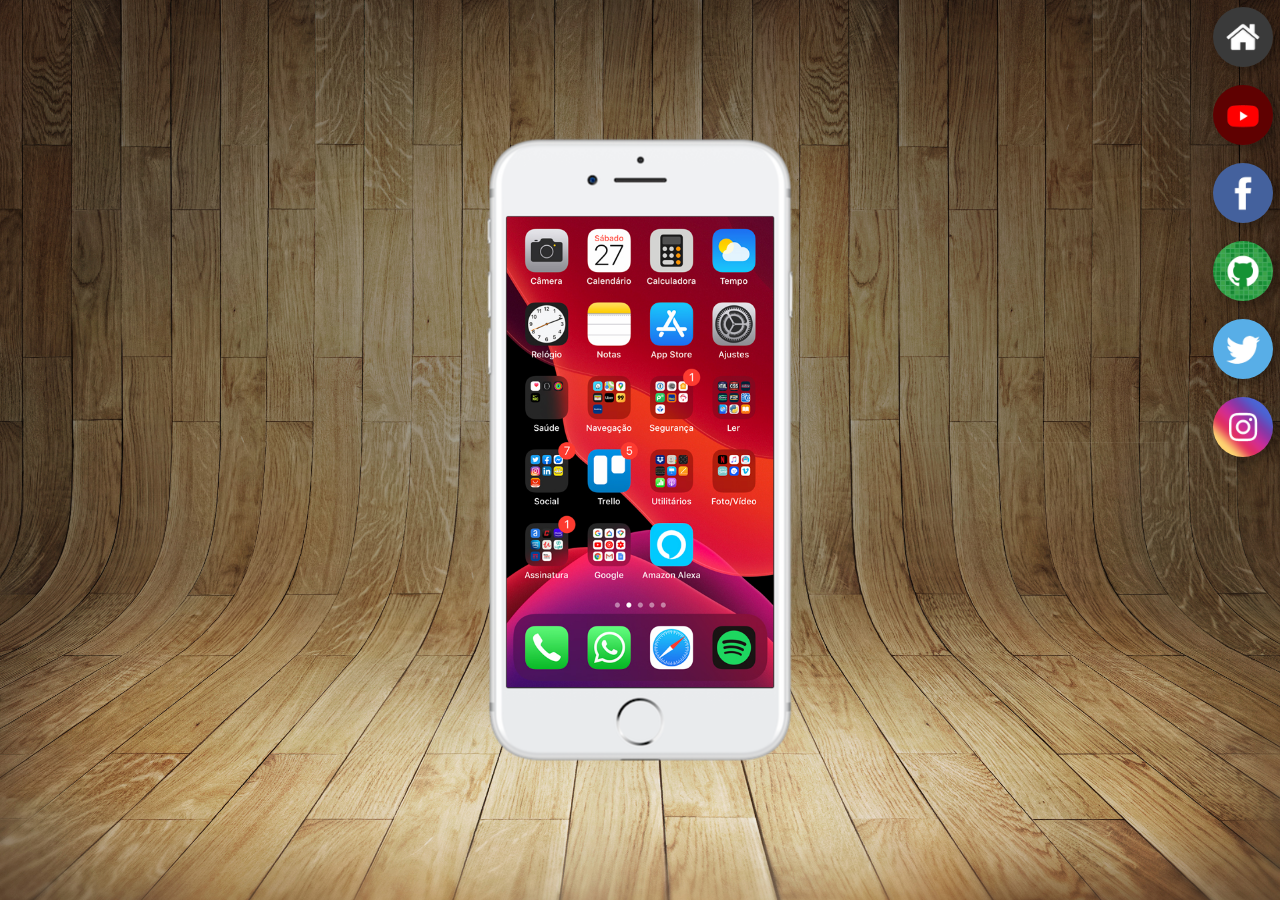
<file: index.html>
<!DOCTYPE html>
<html lang="pt-br">
<head>
    <meta charset="UTF-8">
    <meta name="viewport" content="width=device-width, initial-scale=1.0">
    <link rel="shortcut icon" href="favicon.ico" type="image/x-icon">
    <title>Projeto Redes Sociais</title>
    <link rel="stylesheet" href="estilos/style.css">
</head>
<body>
    <main>
        <section id="telefone">
            <iframe src="home.html" frameborder="0" name="tela" id="tela">Seu navegador não é compatível com isso!</iframe>
        </section>
        <section id="redes-sociais">
            <a href="home.html" target="tela"><img src="imagens/logo-home.jpg" alt="home"></a><br>
            <a href="youtube.html" target="tela"><img src="imagens/logo-youtube.jpg" alt="youtube"></a><br>
            <a href="facebook.html" target="tela"><img src="imagens/logo-facebook.jpg" alt="facebook"></a><br>
            <a href="github.html" target="tela"><img src="imagens/logo-github.jpg" alt="github"></a><br>
            <a href="twitter.html" target="tela"><img src="imagens/logo-twitter.jpg" alt="twitter"></a><br>
            <a href="instagram.html" target="tela"><img src="imagens/logo-instagram.jpg" alt="instagram"></a>
        </section>
    </main>
</body>
</html>
</file>
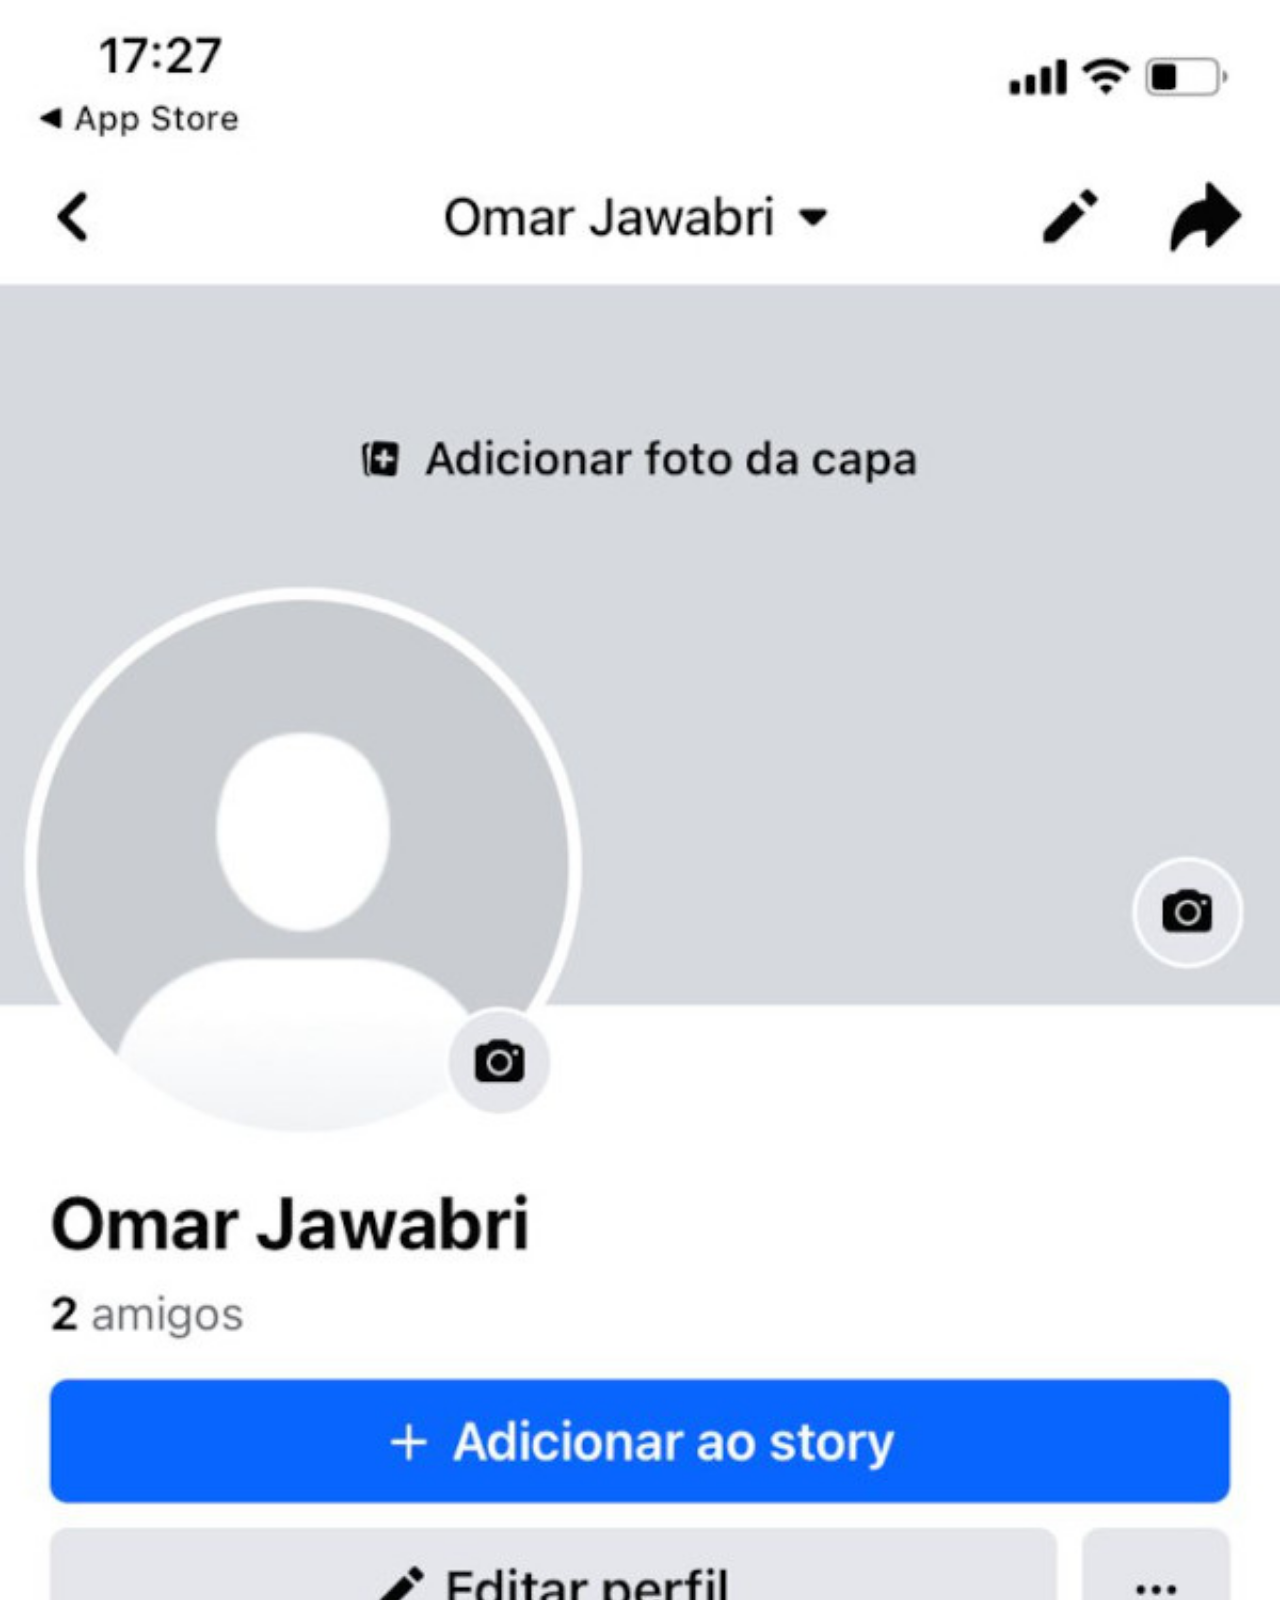
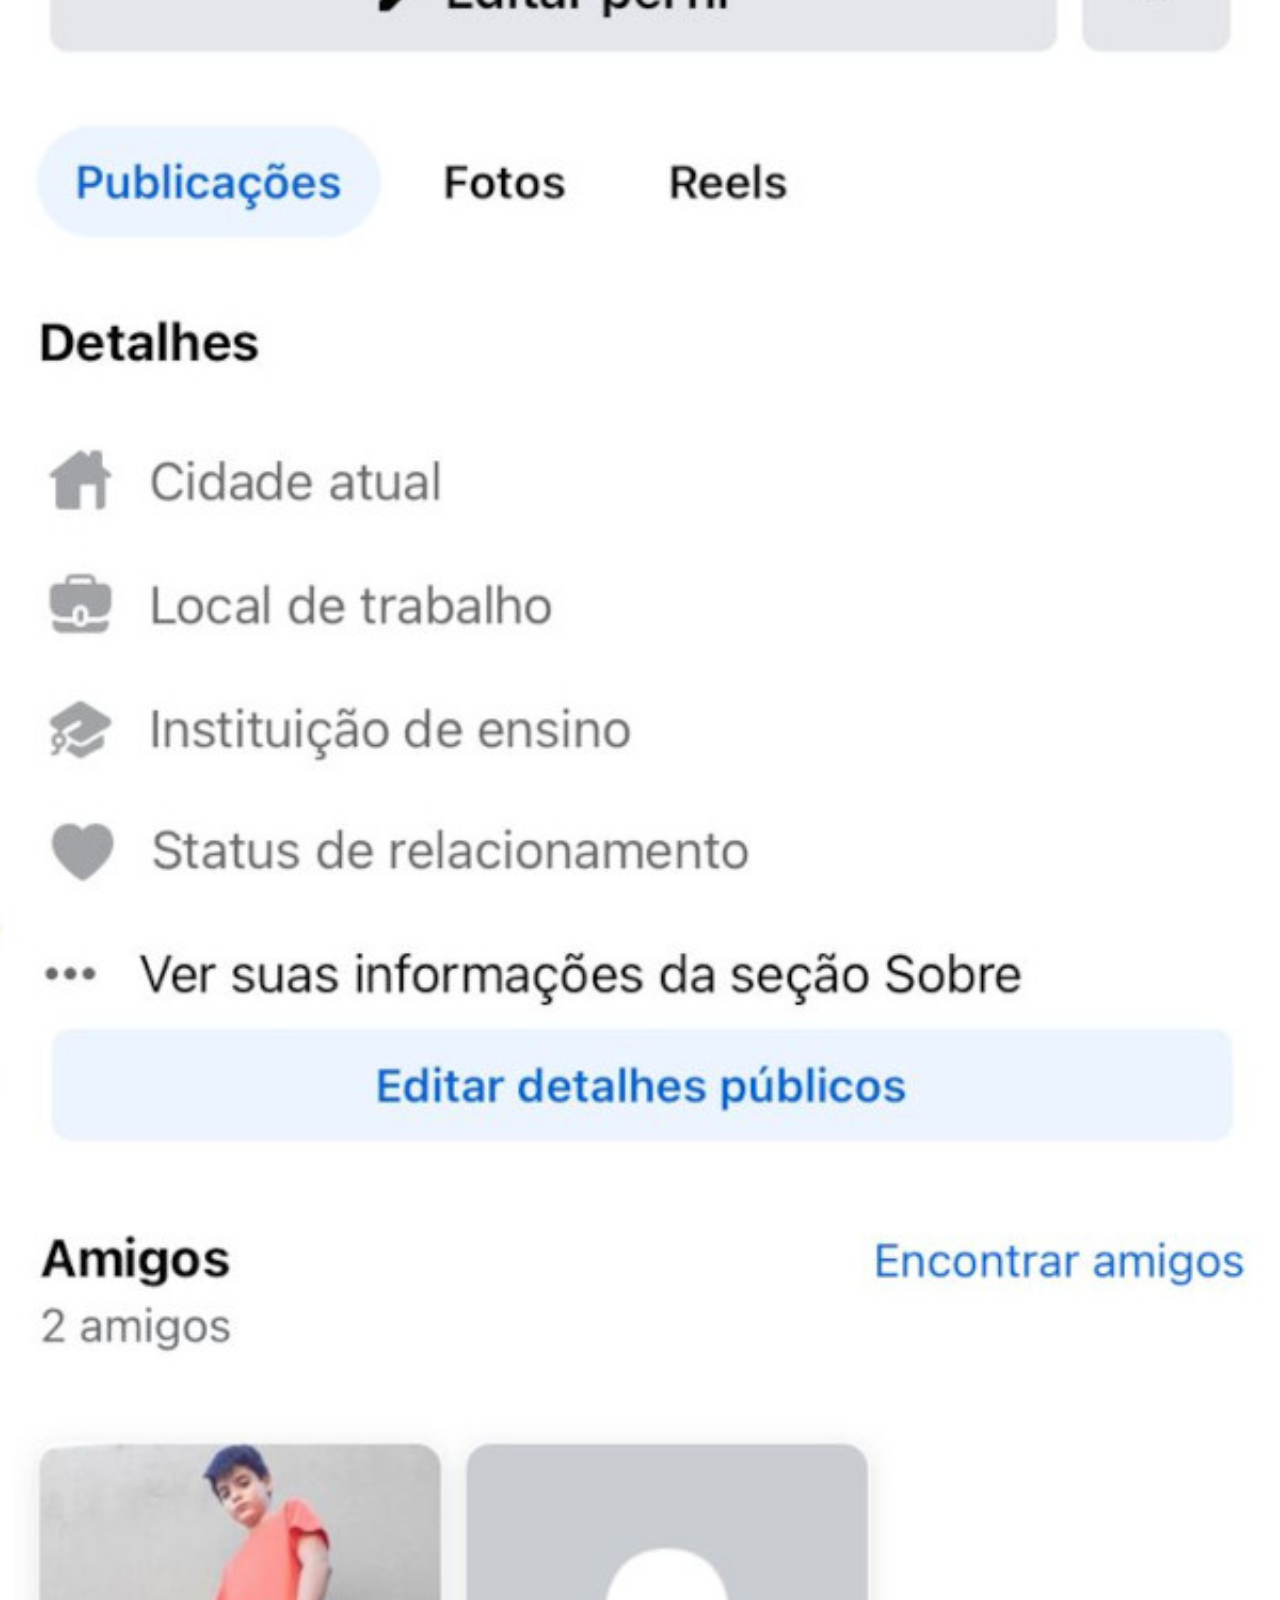
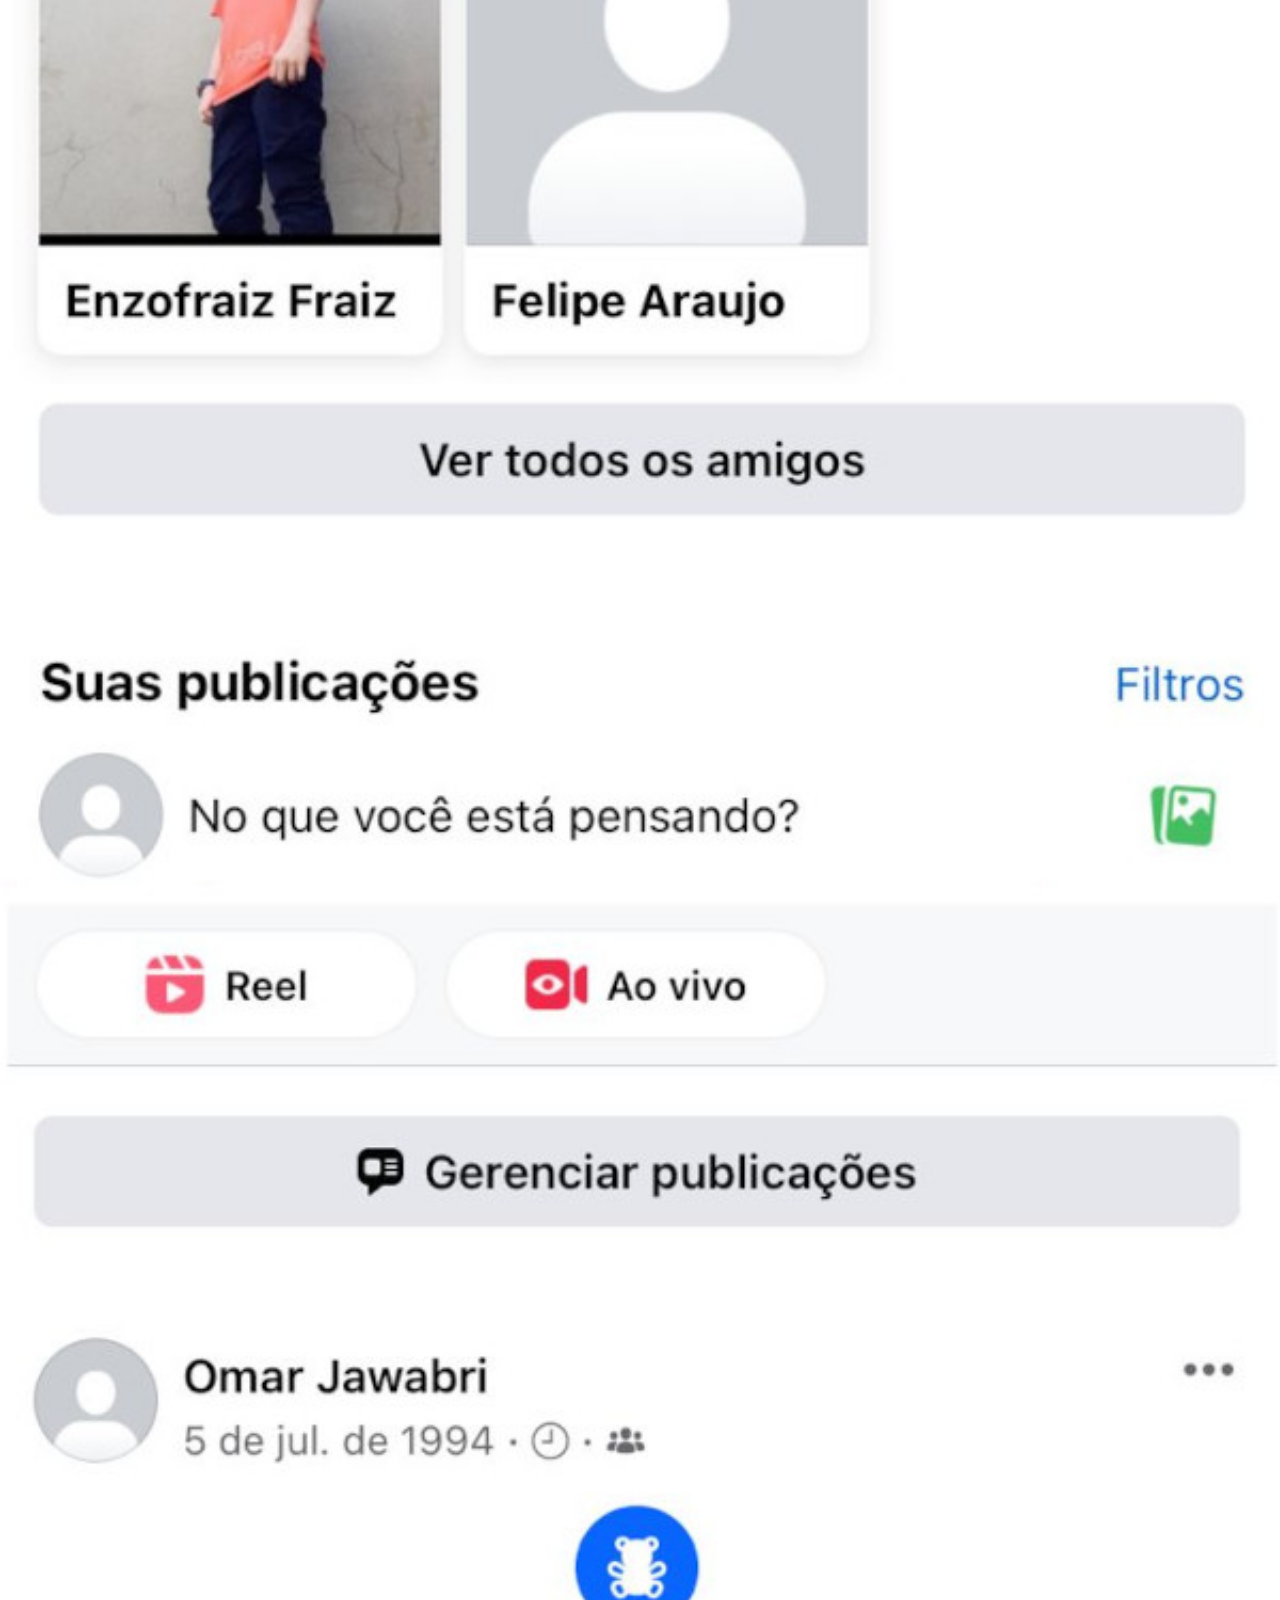
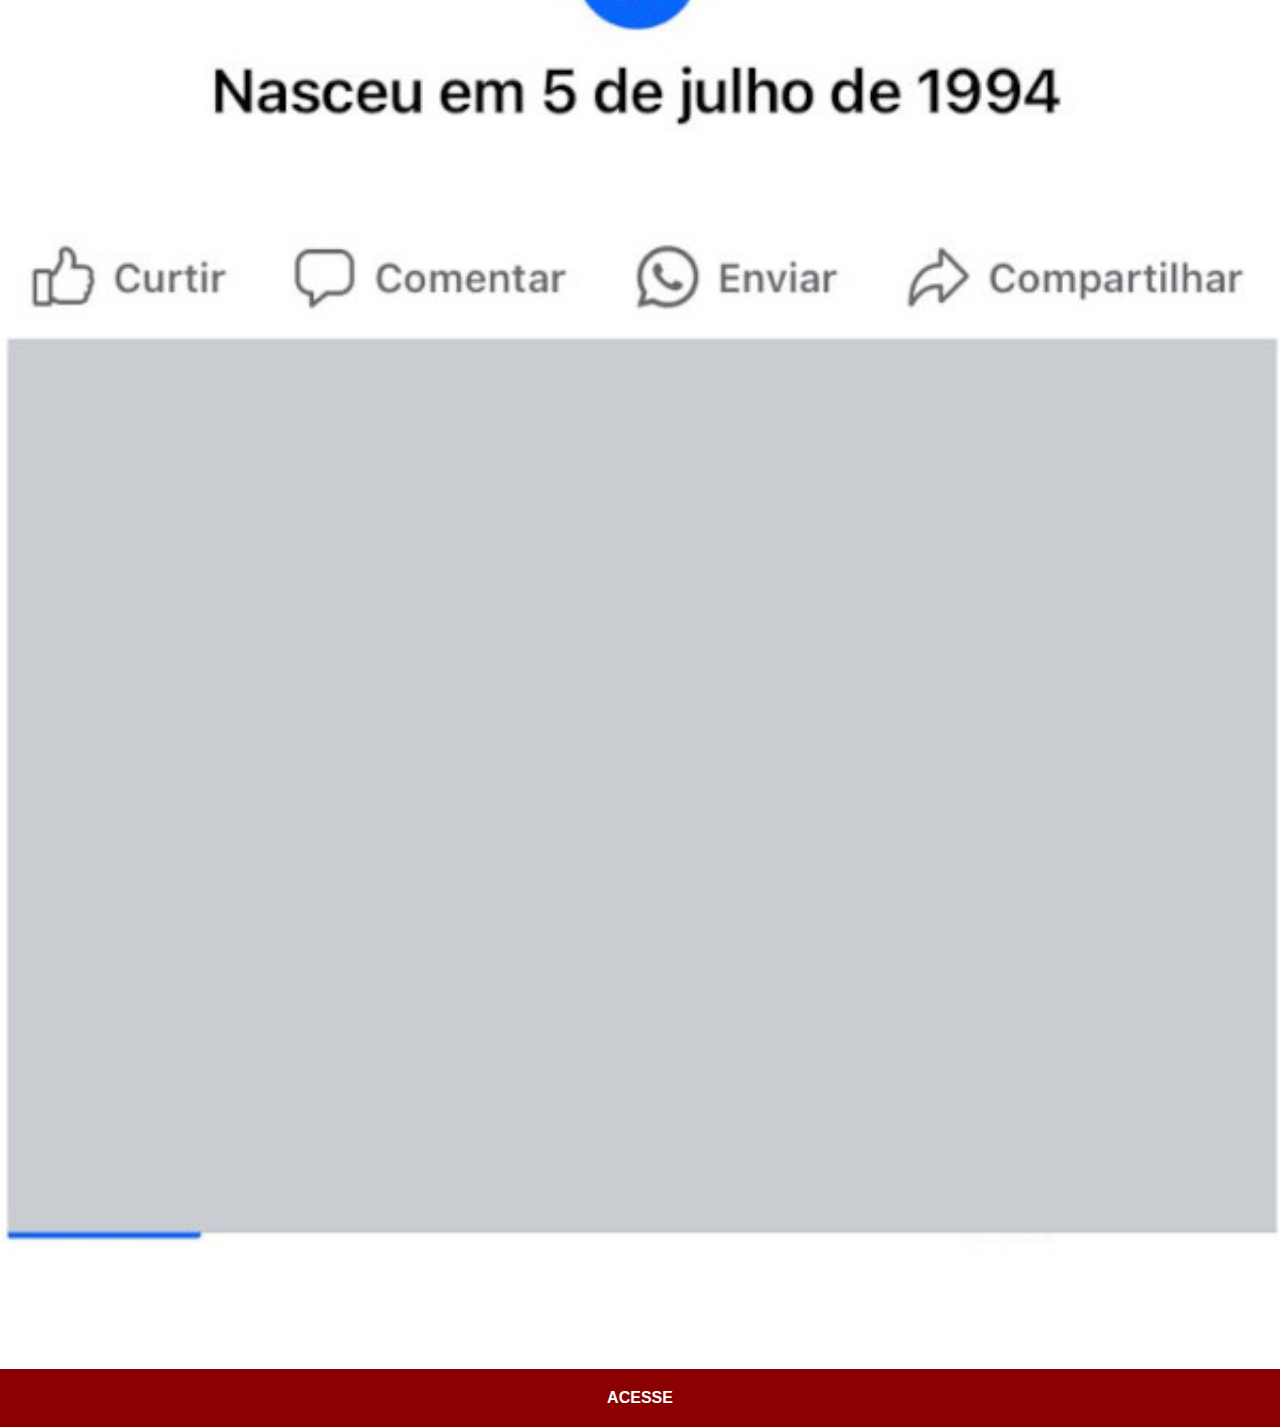
<file: facebook.html>
<!DOCTYPE html>
<html lang="pt-br">
<head>
    <meta charset="UTF-8">
    <meta name="viewport" content="width=device-width, initial-scale=1.0">
    <title>Facebook</title>
    <link rel="stylesheet" href="estilos/redes.css">
</head>
<body>
    <img src="imagens/Facebook.jpeg" alt="Facebook"><a href="https://www.facebook.com/omar.jawabri.1/" target="_blank">ACESSE</a>
</body>
</html>
</file>
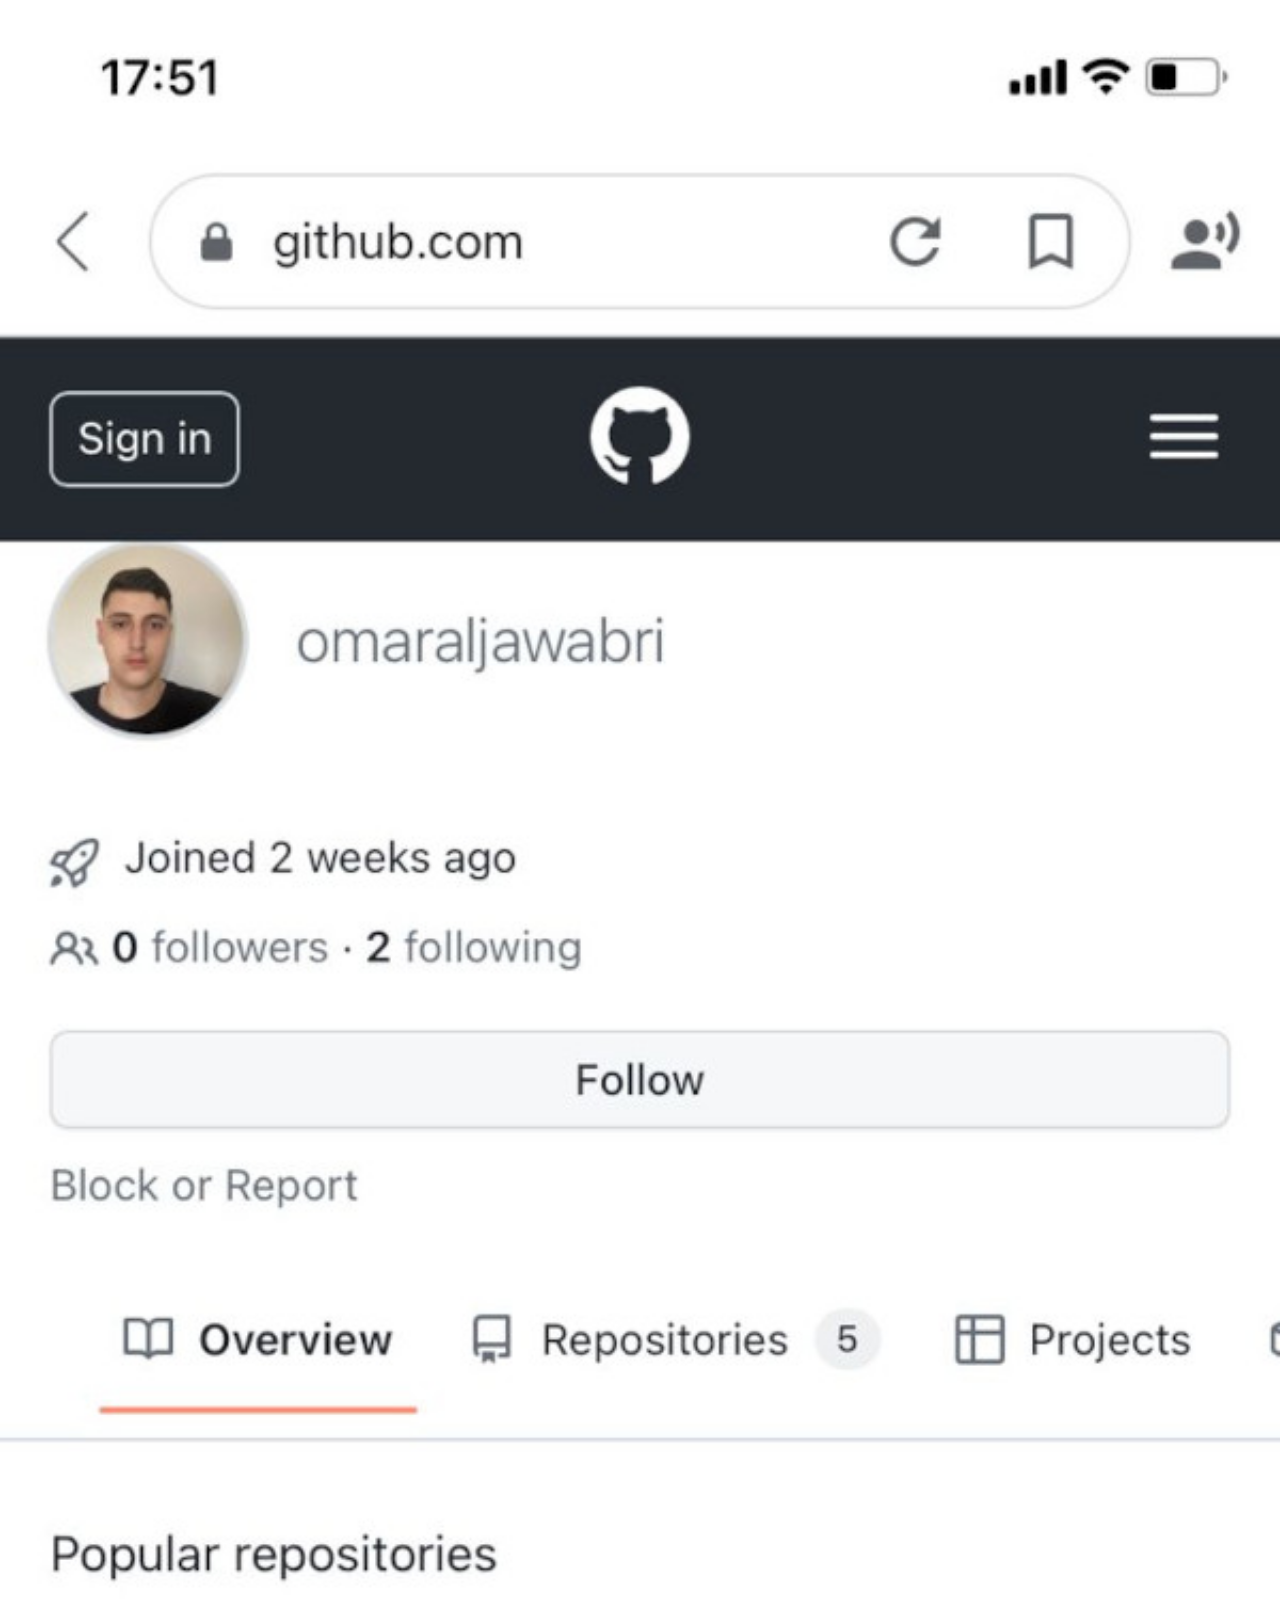
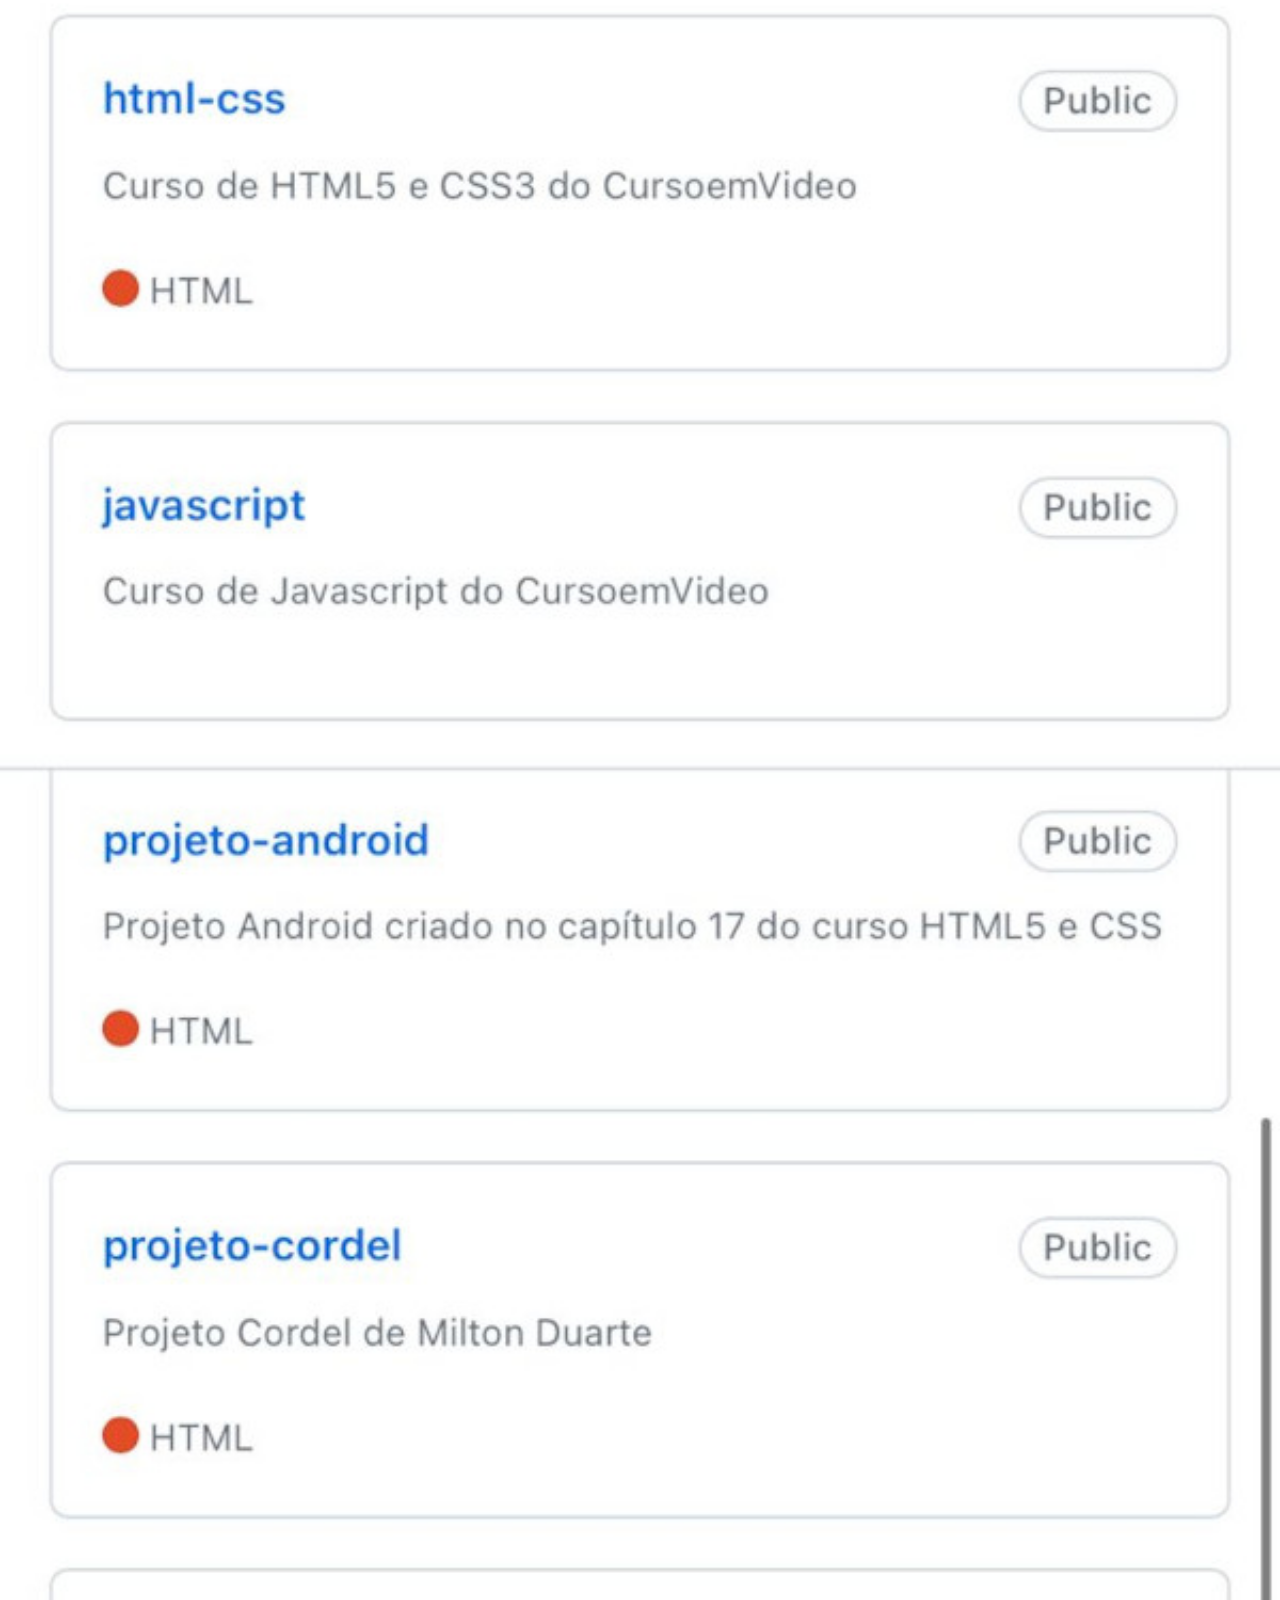
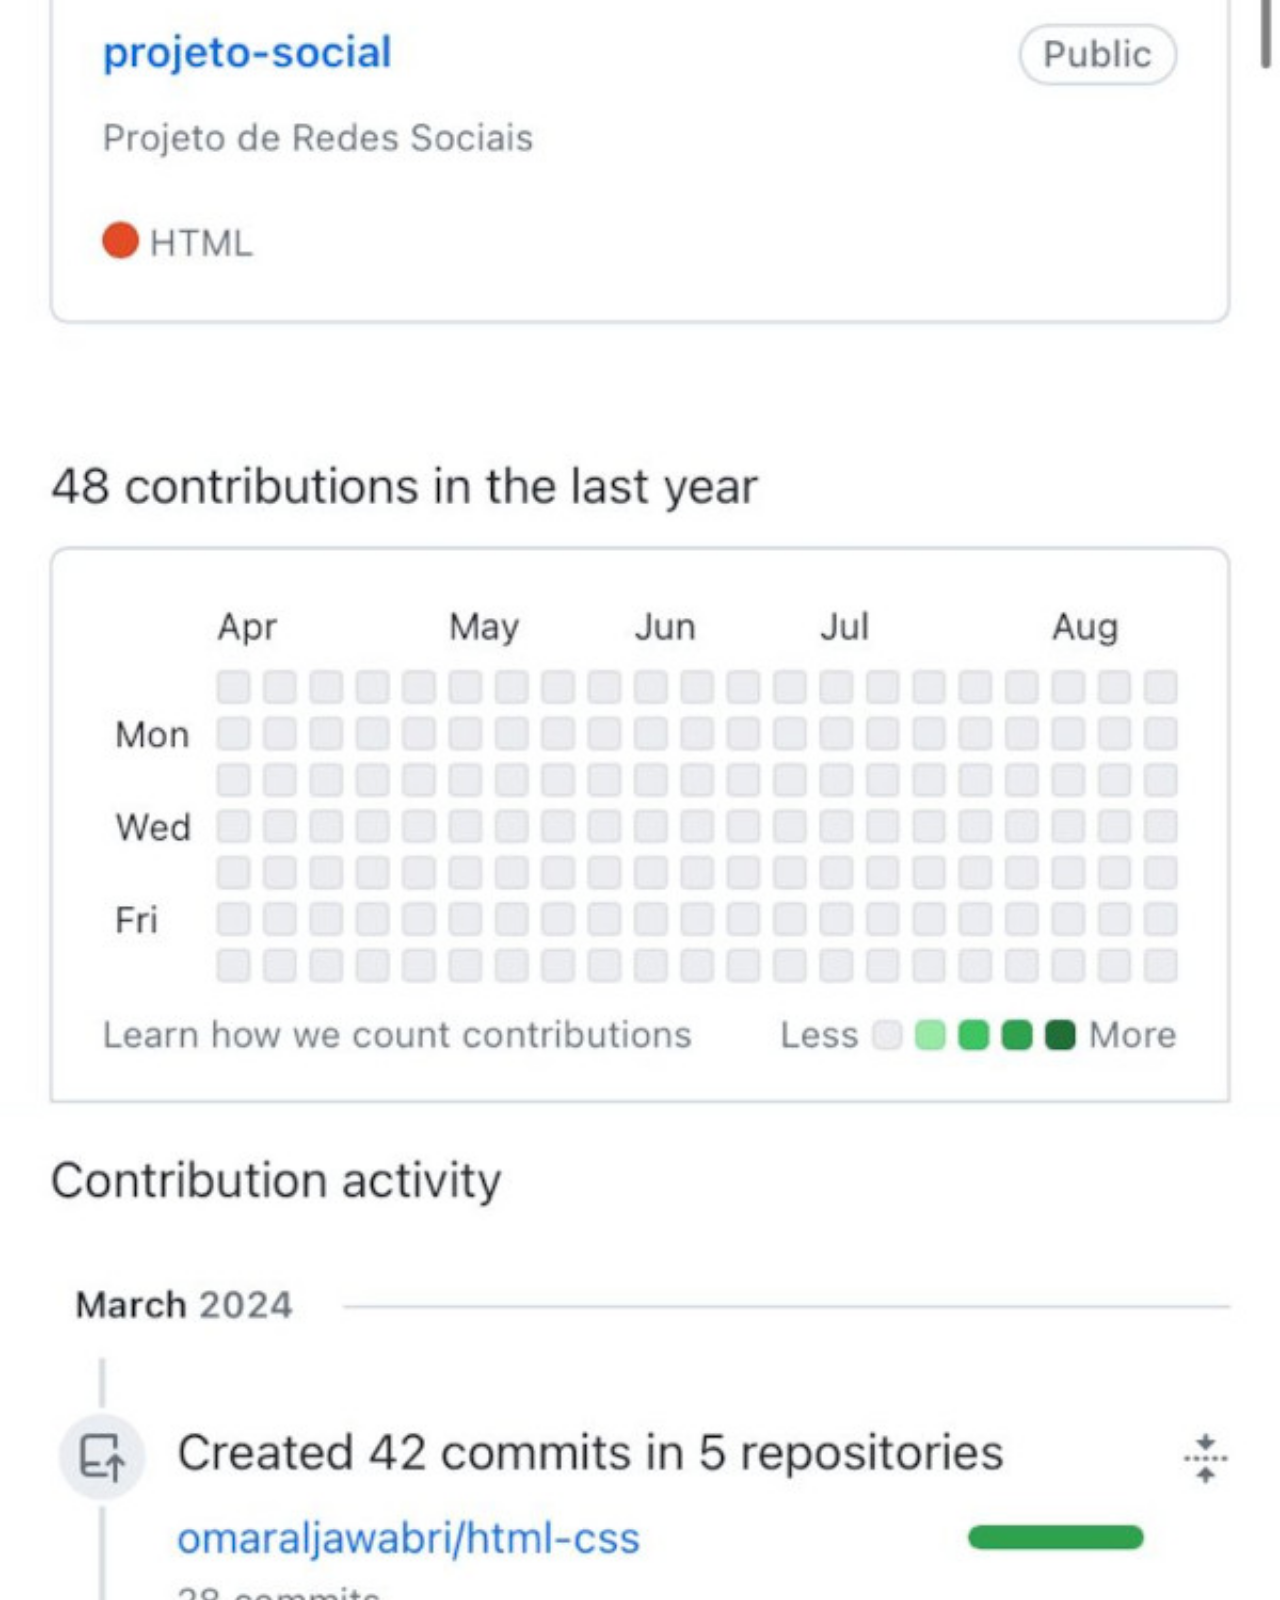
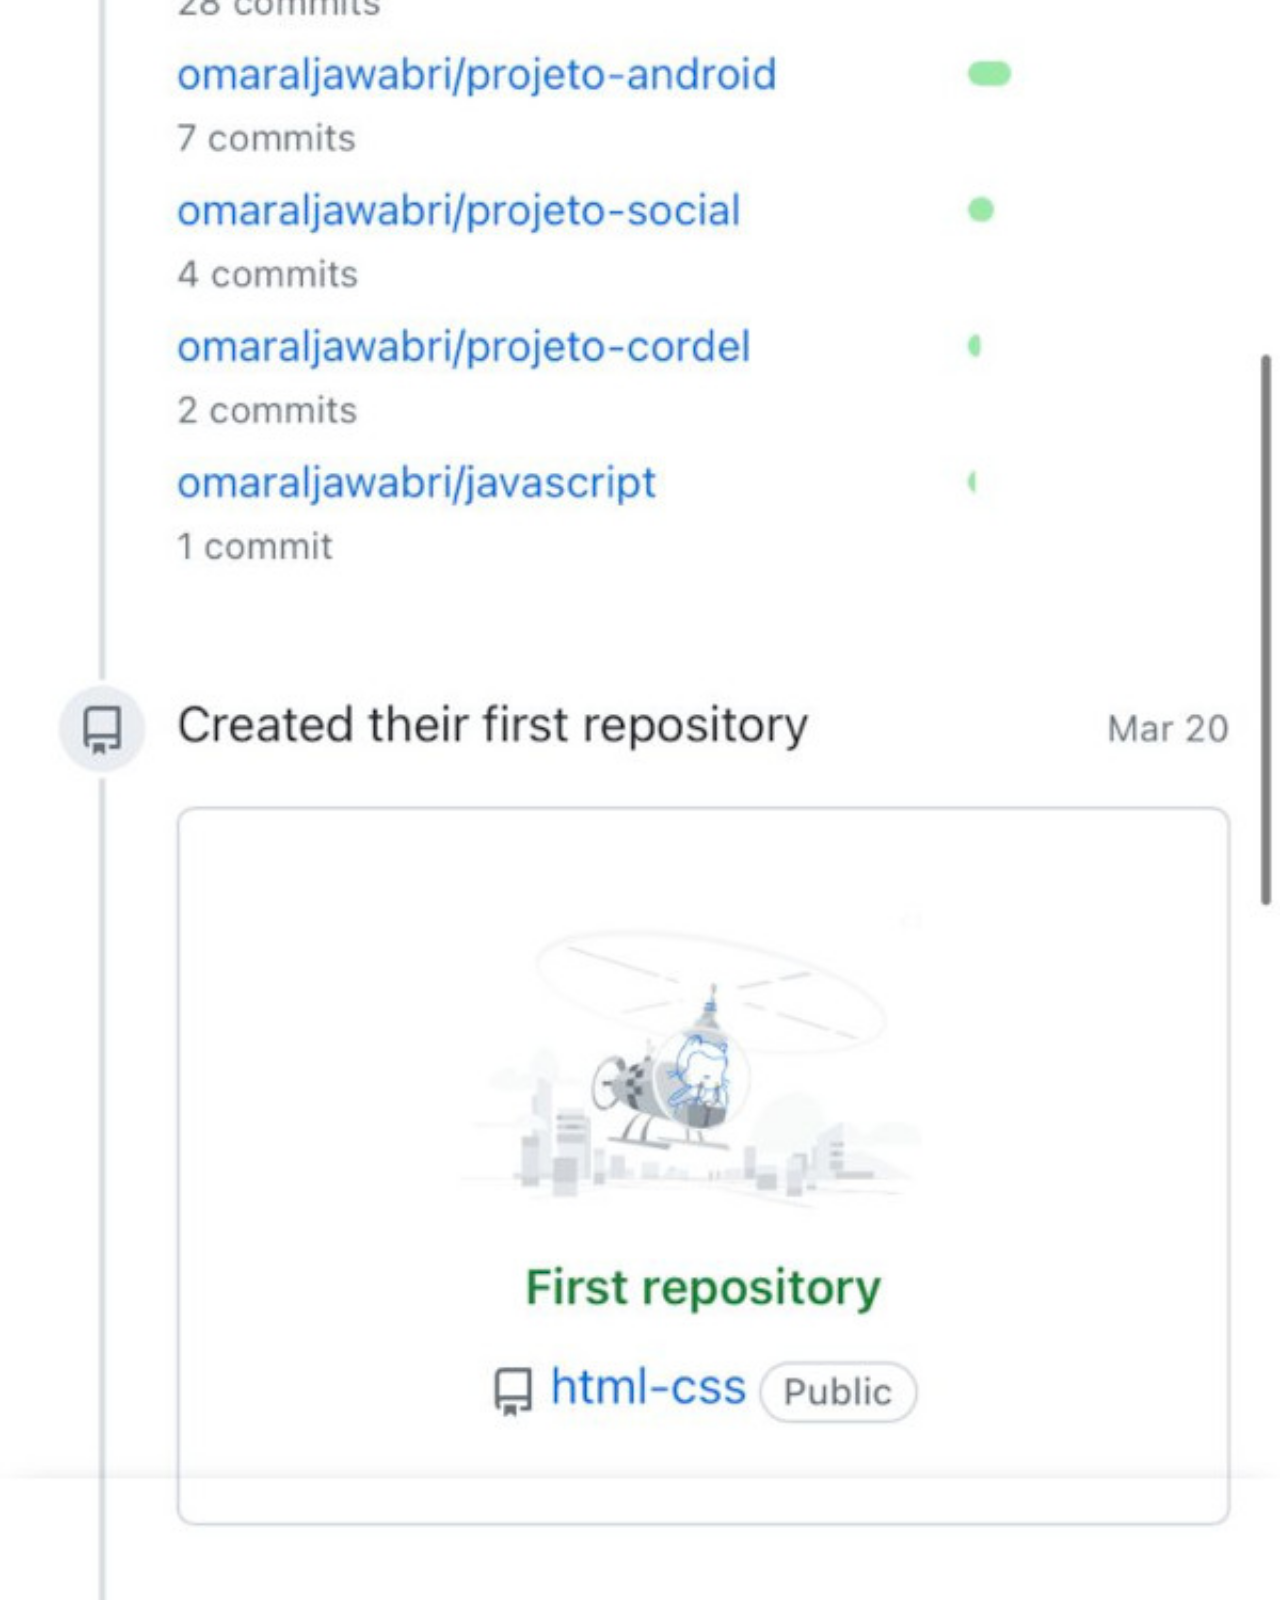
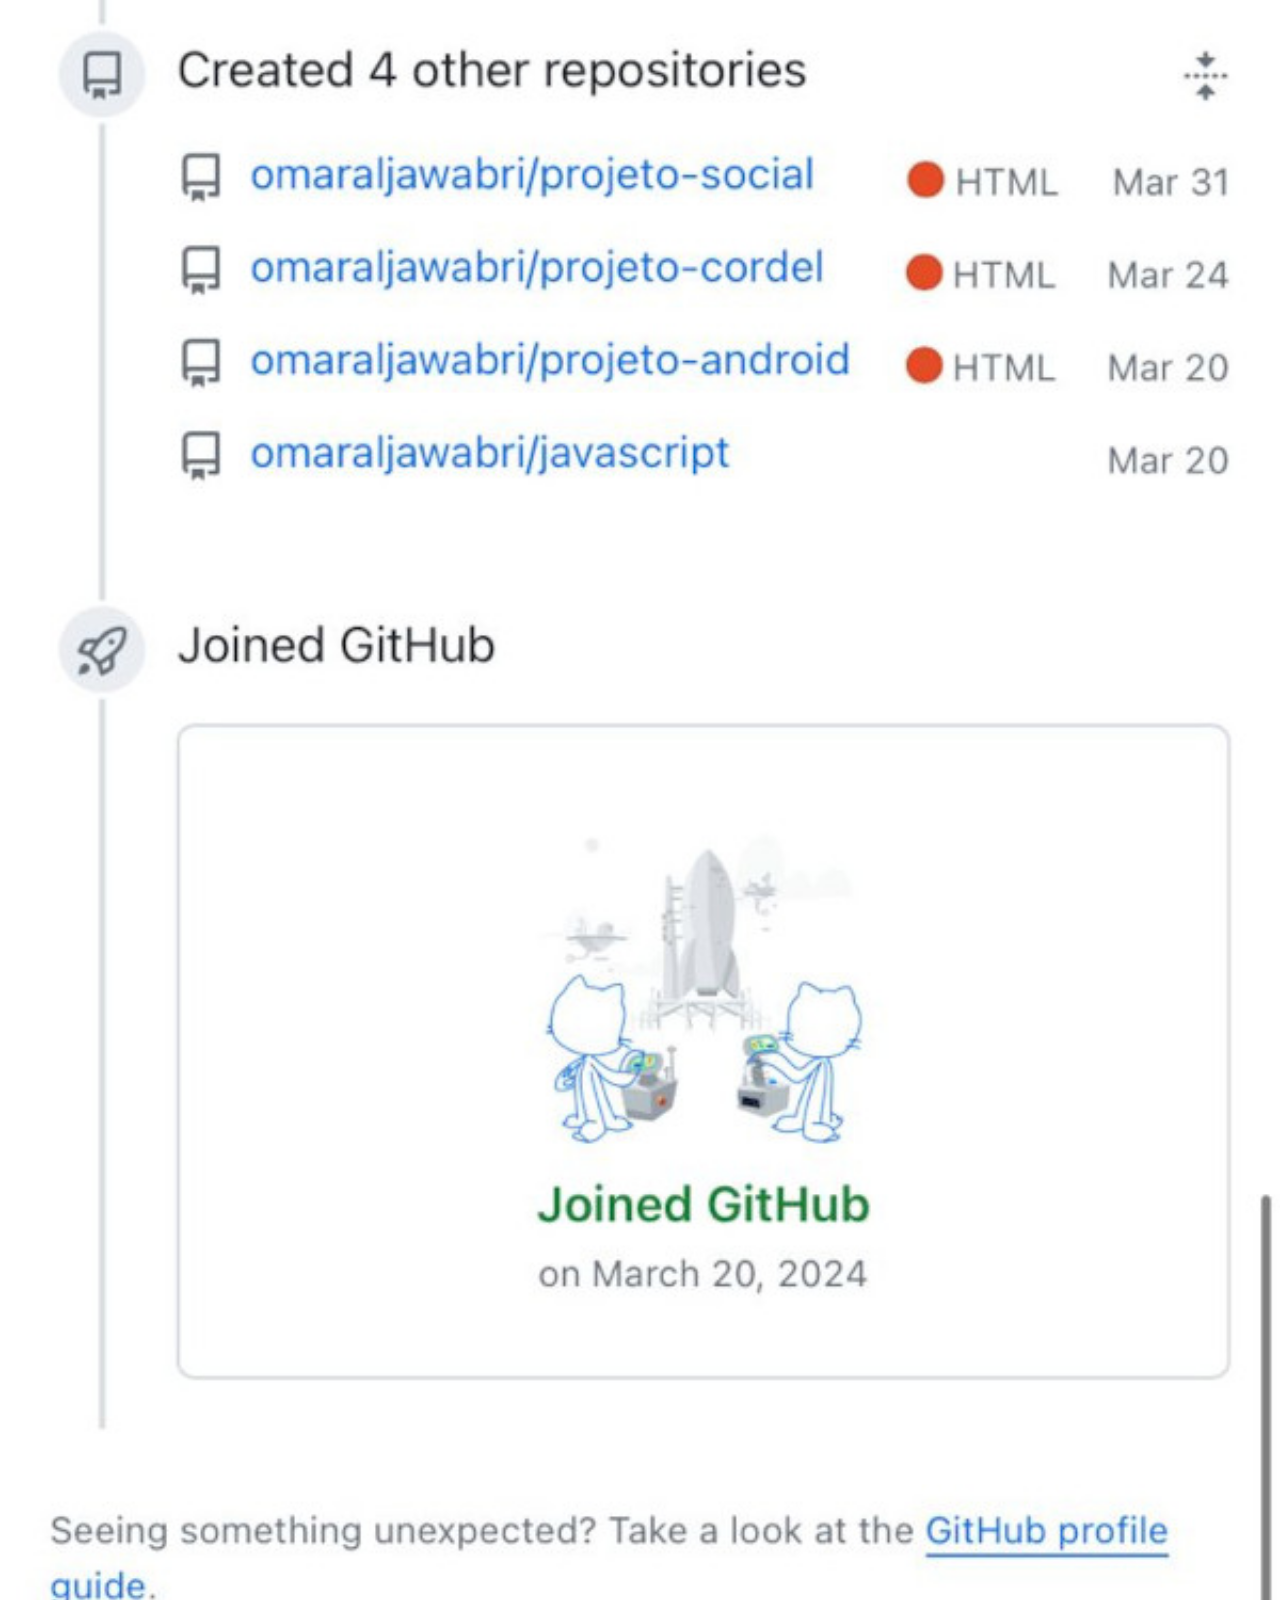
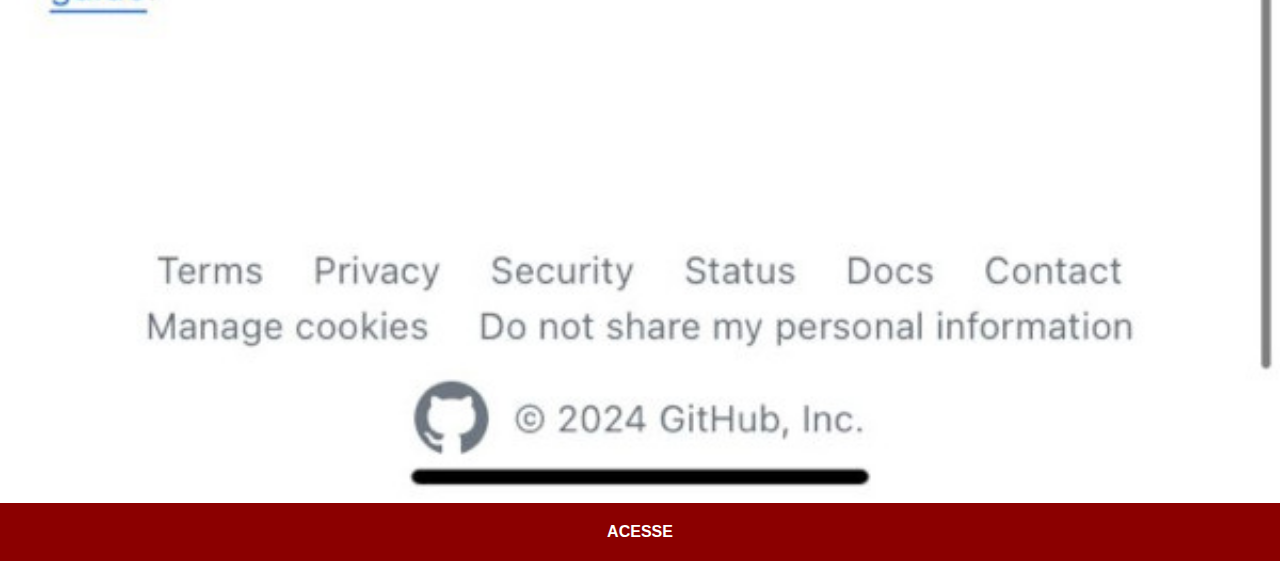
<file: github.html>
<!DOCTYPE html>
<html lang="pt-br">
<head>
    <meta charset="UTF-8">
    <meta name="viewport" content="width=device-width, initial-scale=1.0">
    <title>GitHub</title>
    <link rel="stylesheet" href="estilos/redes.css">
</head>
<body>
    <img src="imagens/Github.jpeg" alt="GitHub"><a href="https://github.com/omaraljawabri" target="_blank">ACESSE</a>
</body>
</html>
</file>
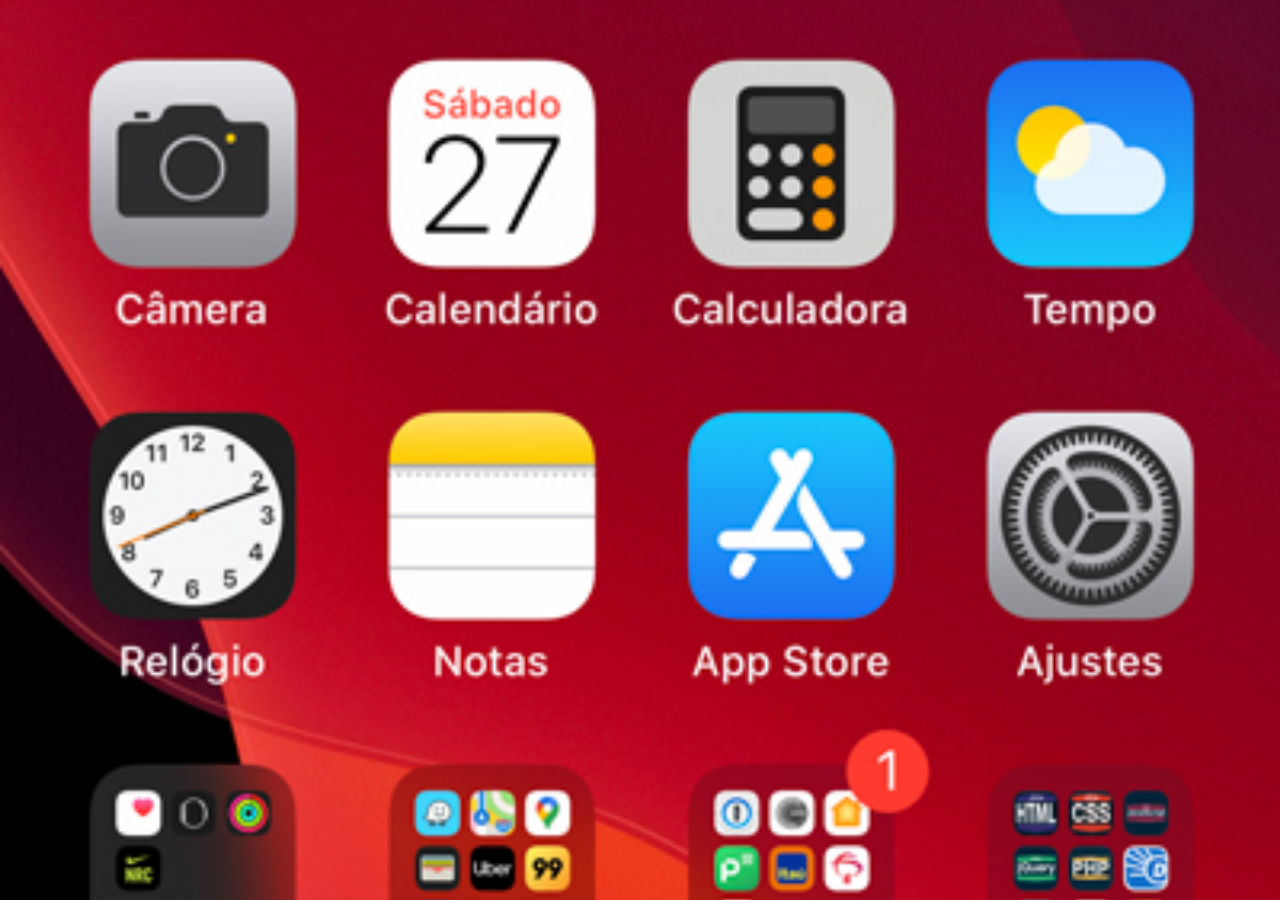
<file: home.html>
<!DOCTYPE html>
<html lang="pt-br">
<head>
    <meta charset="UTF-8">
    <meta name="viewport" content="width=device-width, initial-scale=1.0">
    <title>Home</title>
    <style>
        *{
            margin: 0px;
            padding: 0px;
        }
        body{
            background-image: url('imagens/tela-home.jpg');
            background-repeat: no-repeat;
            background-color: black;
            background-size: cover;
            background-position: top center;
            height: 100vh;
            width: 100vw;
        }
    </style>
</head>
<body>

</body>
</html>
</file>
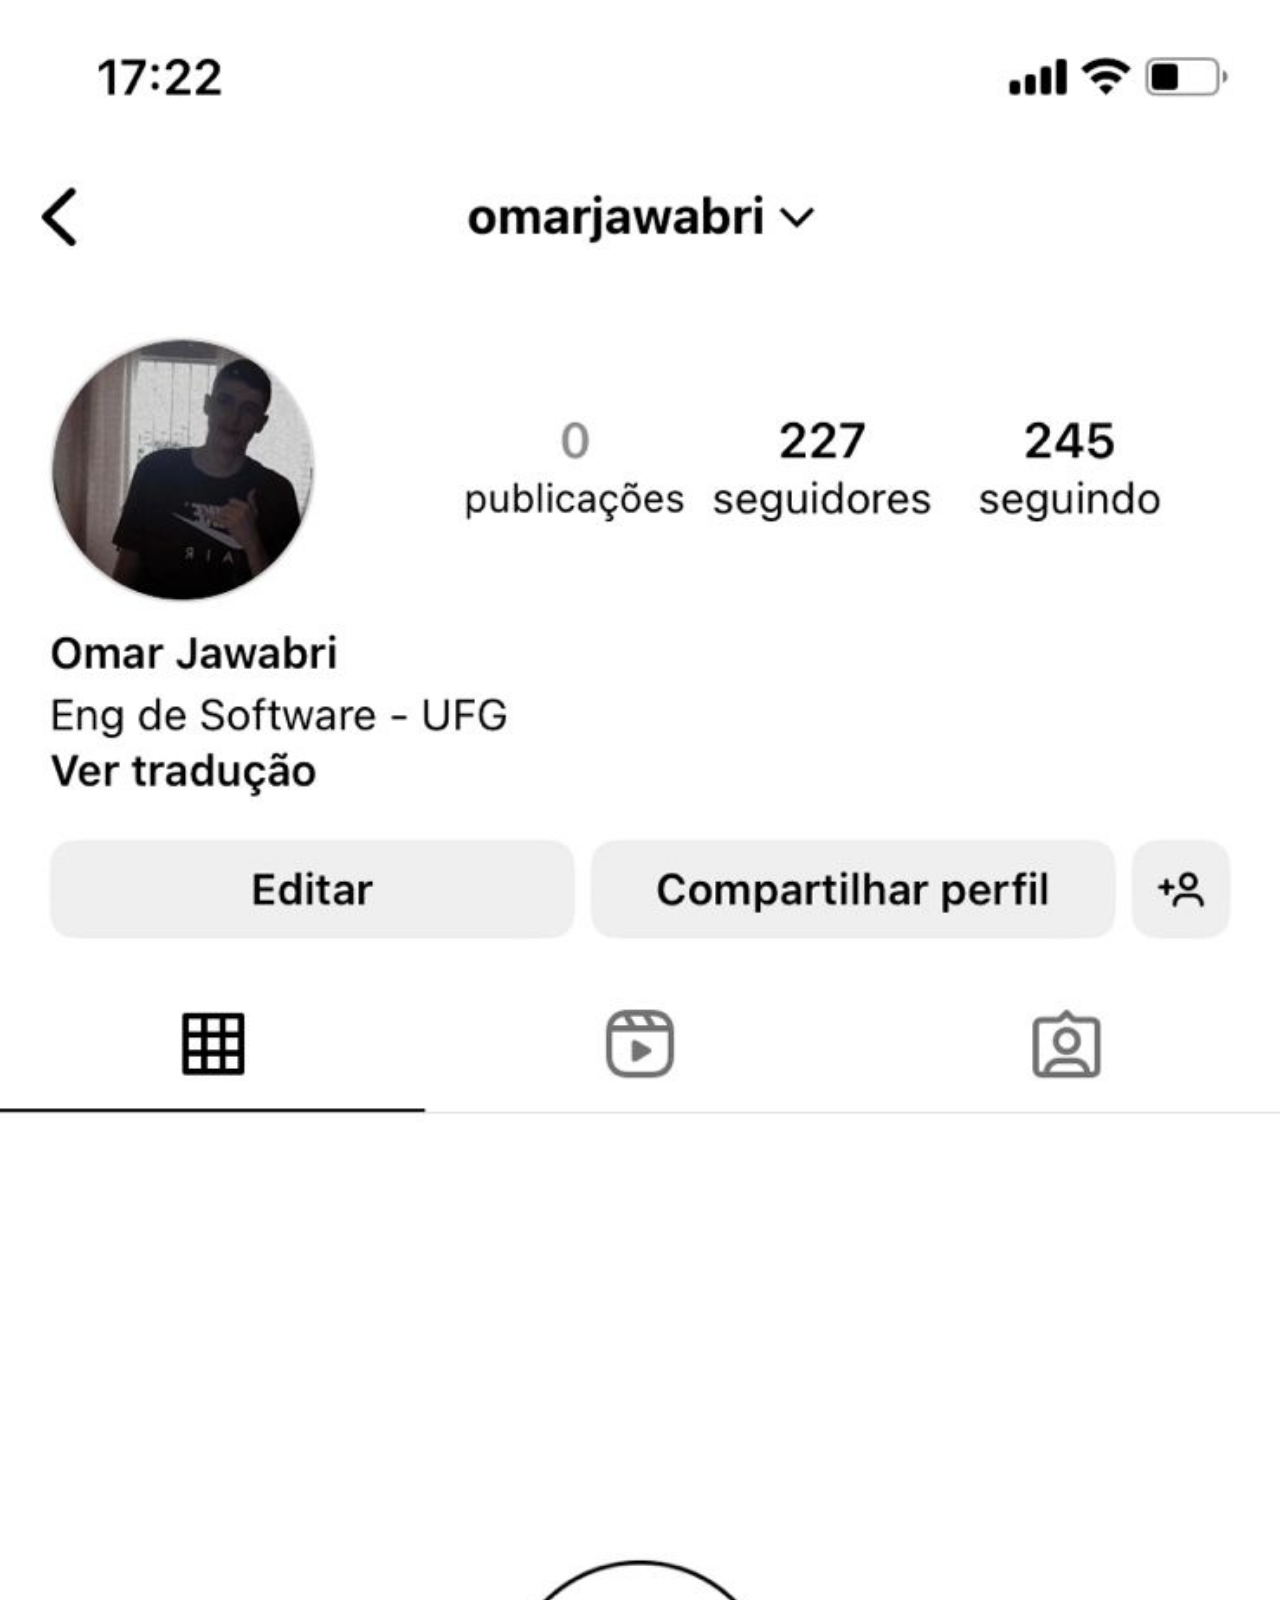
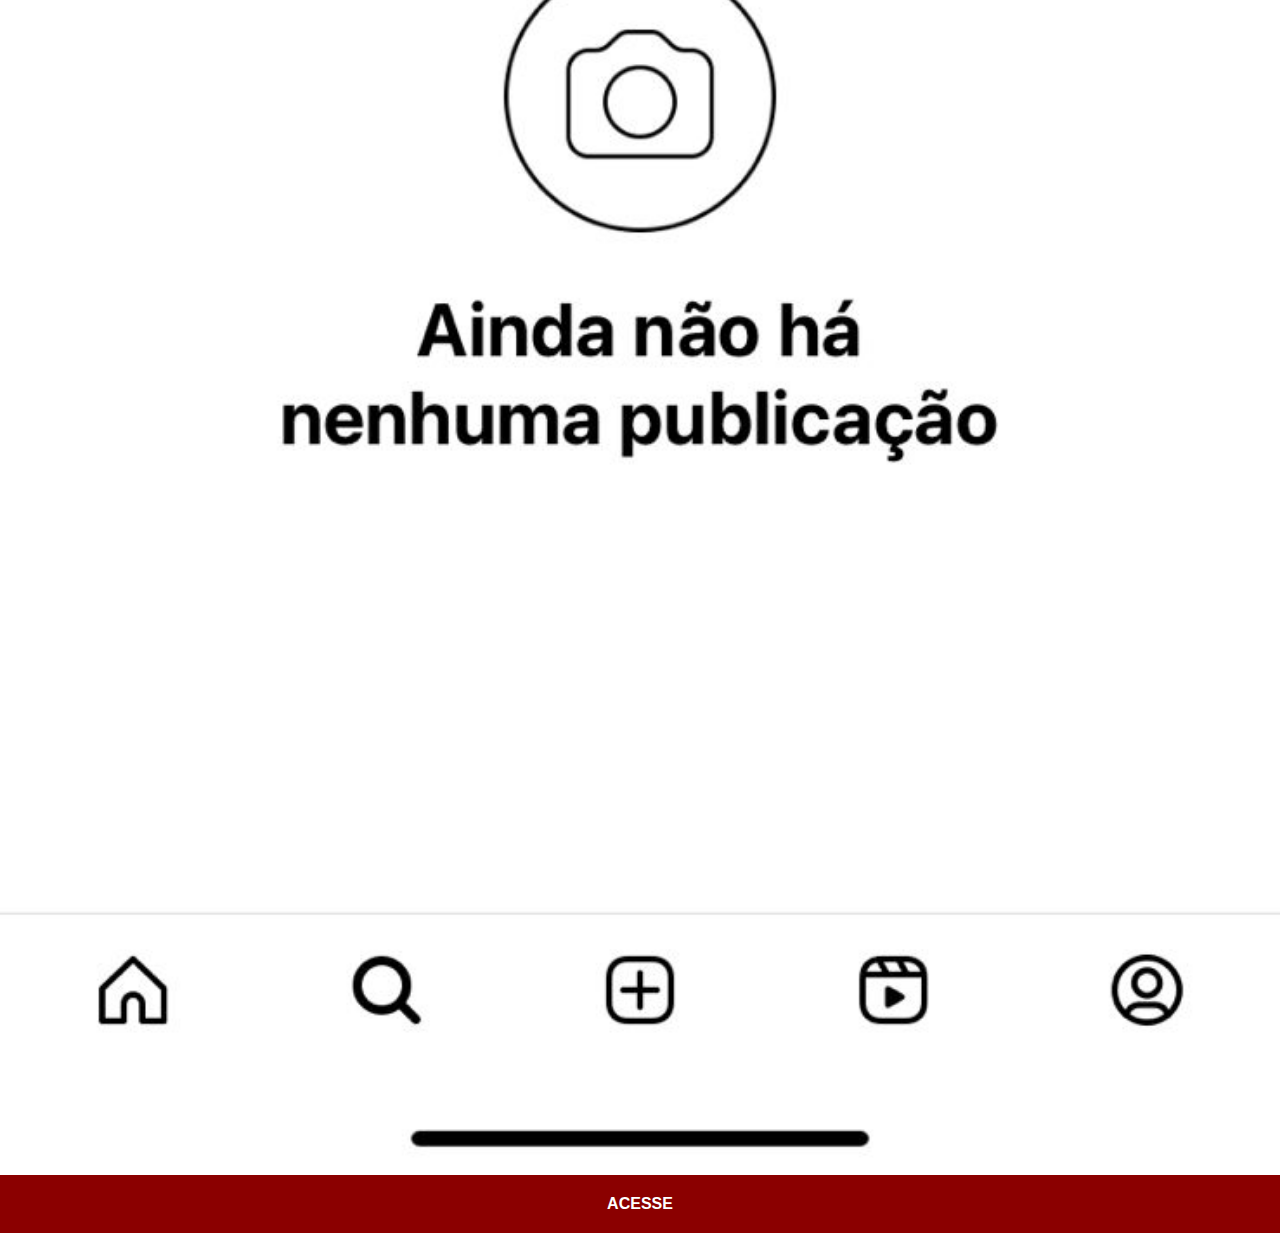
<file: instagram.html>
<!DOCTYPE html>
<html lang="pt-br">
<head>
    <meta charset="UTF-8">
    <meta name="viewport" content="width=device-width, initial-scale=1.0">
    <title>Instagram</title>
    <link rel="stylesheet" href="estilos/redes.css">
</head>
<body>
    <img src="imagens/Instagram.jpeg" alt="Instagram"><a href="https://www.instagram.com/omarjawabri/" target="_blank">ACESSE</a>
</body>
</html>
</file>
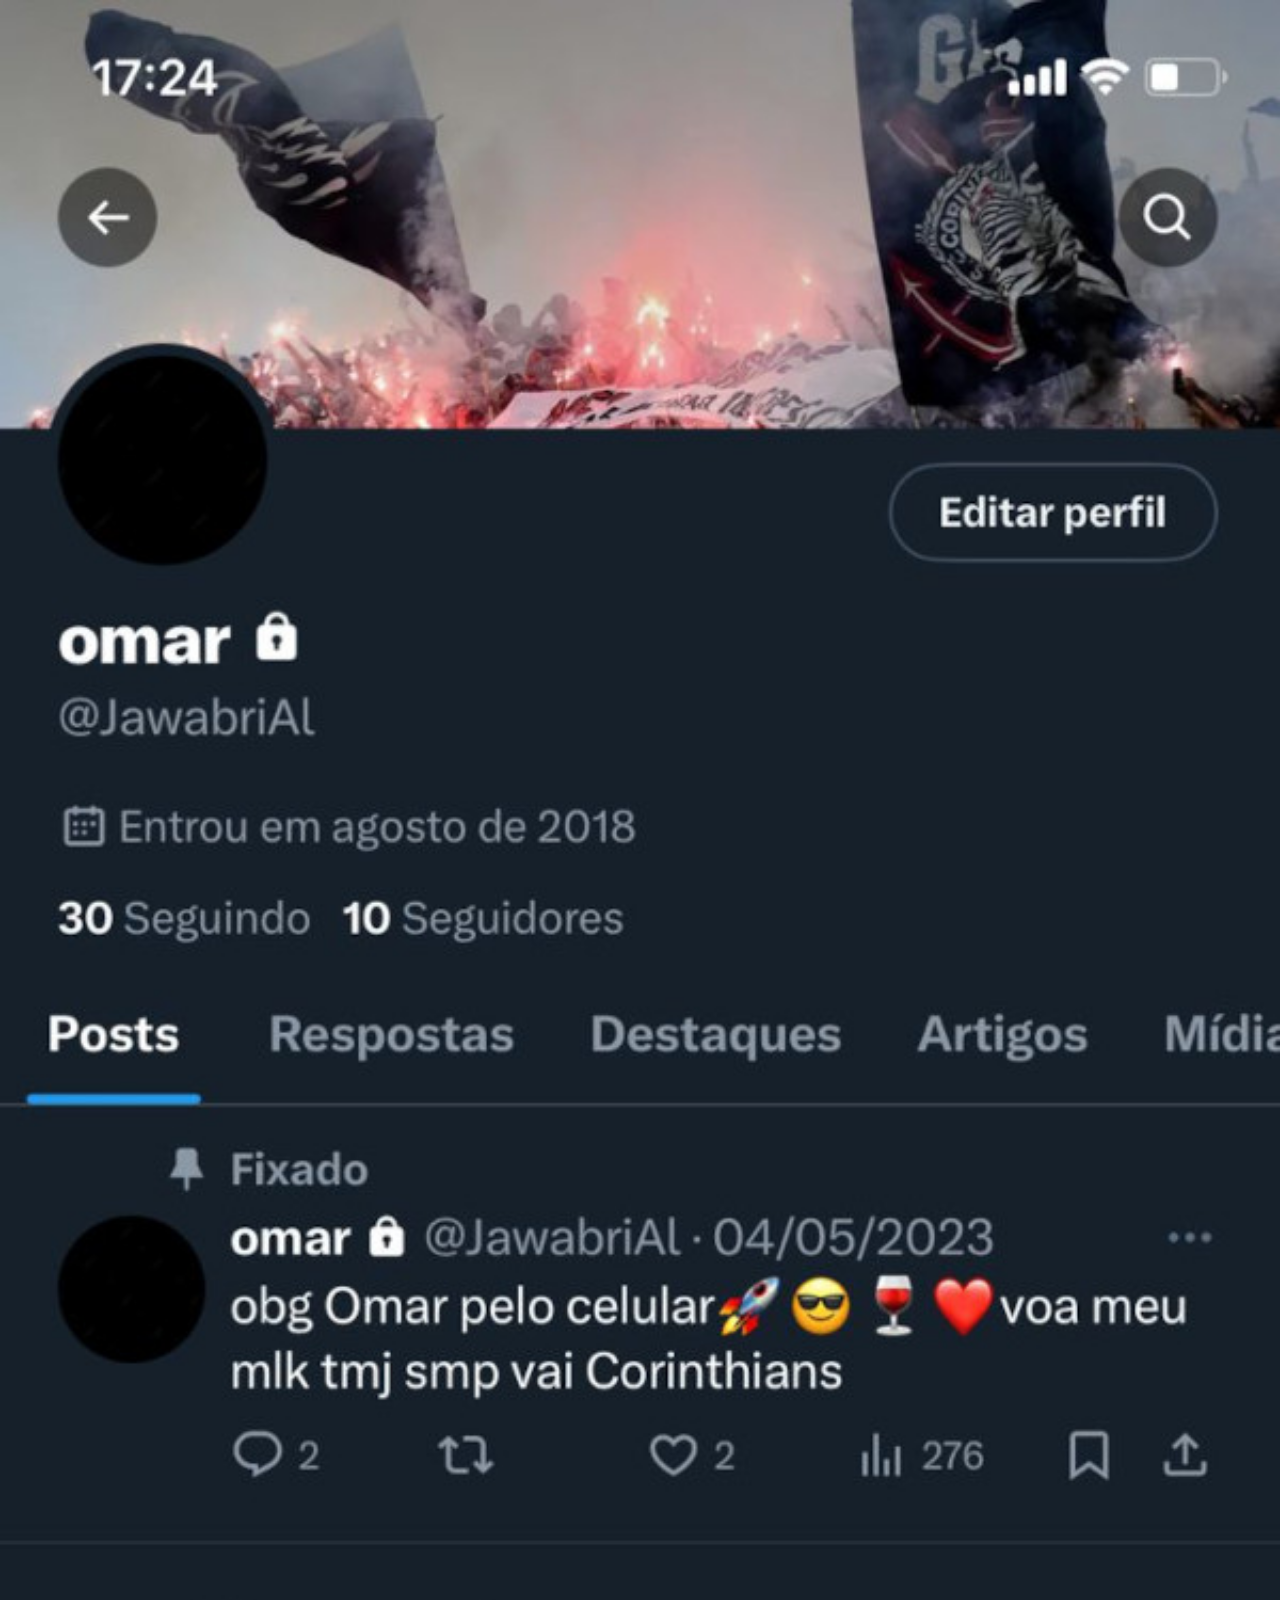
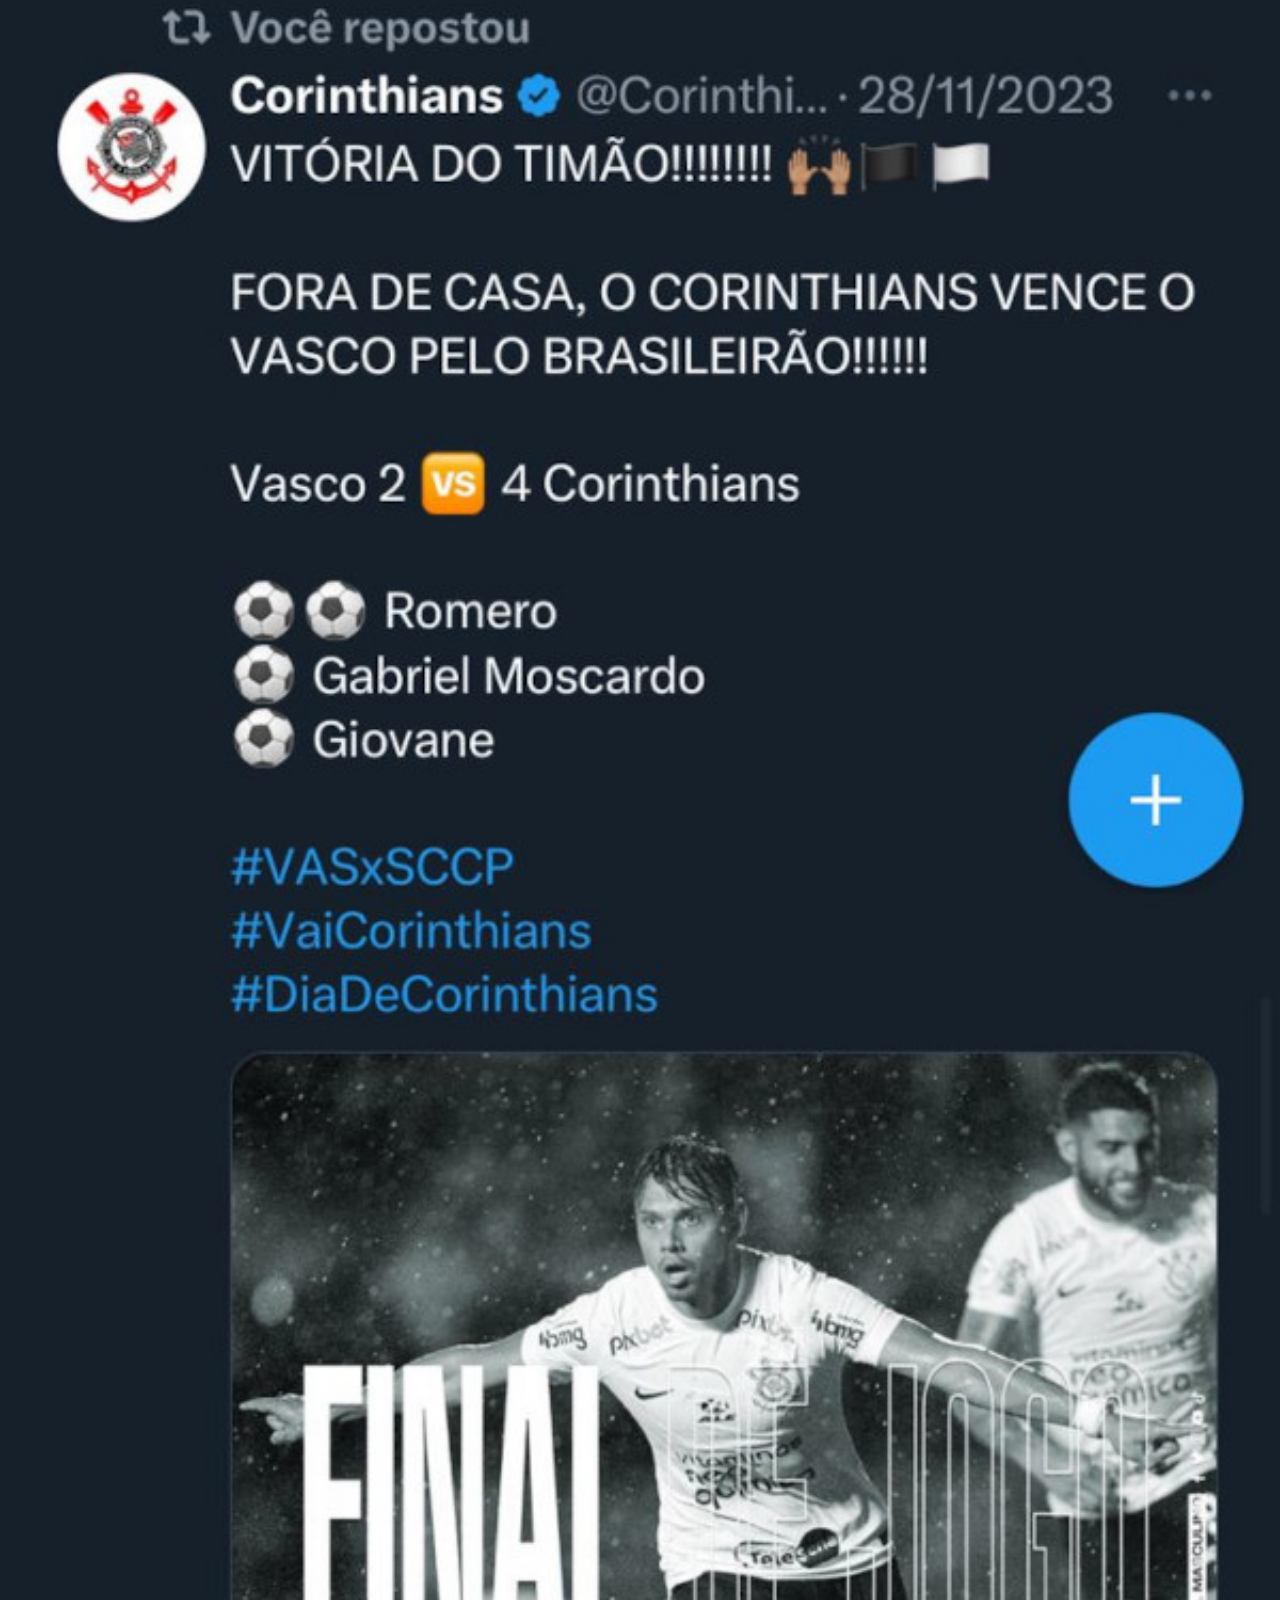
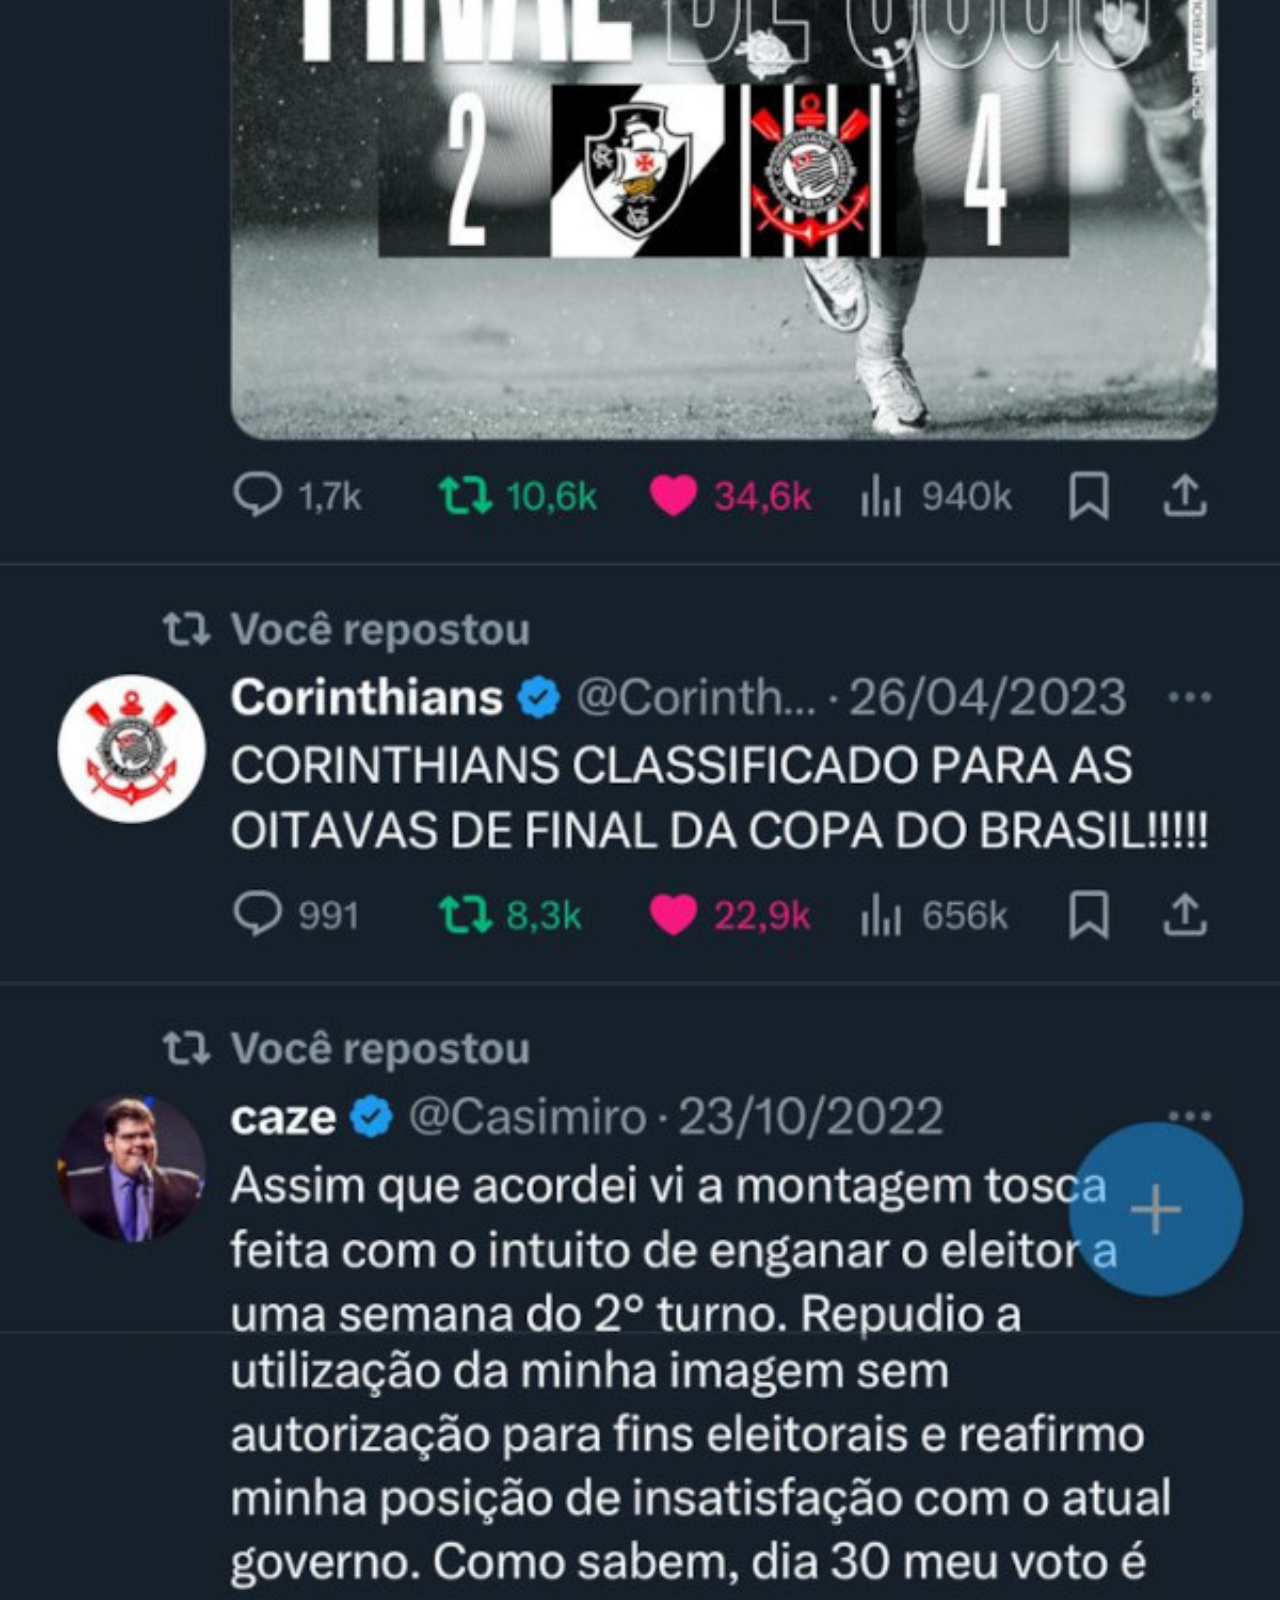
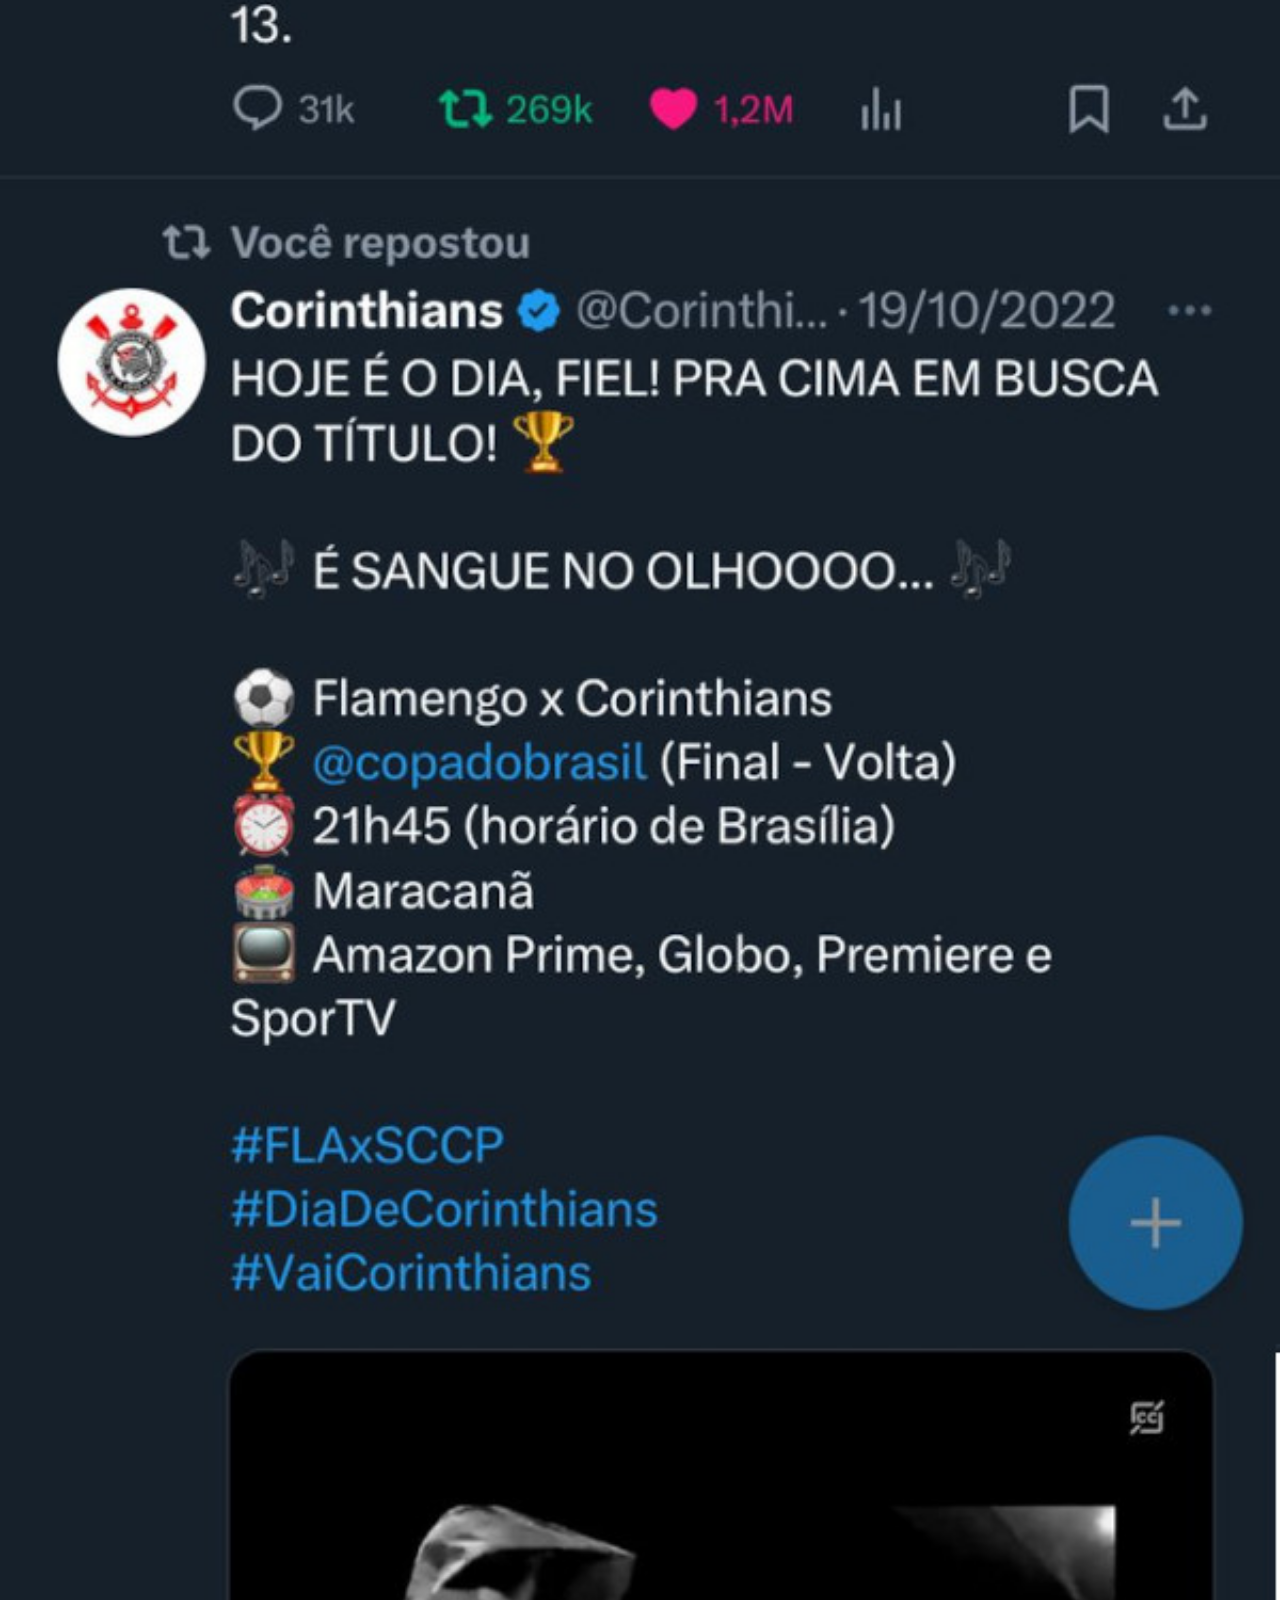
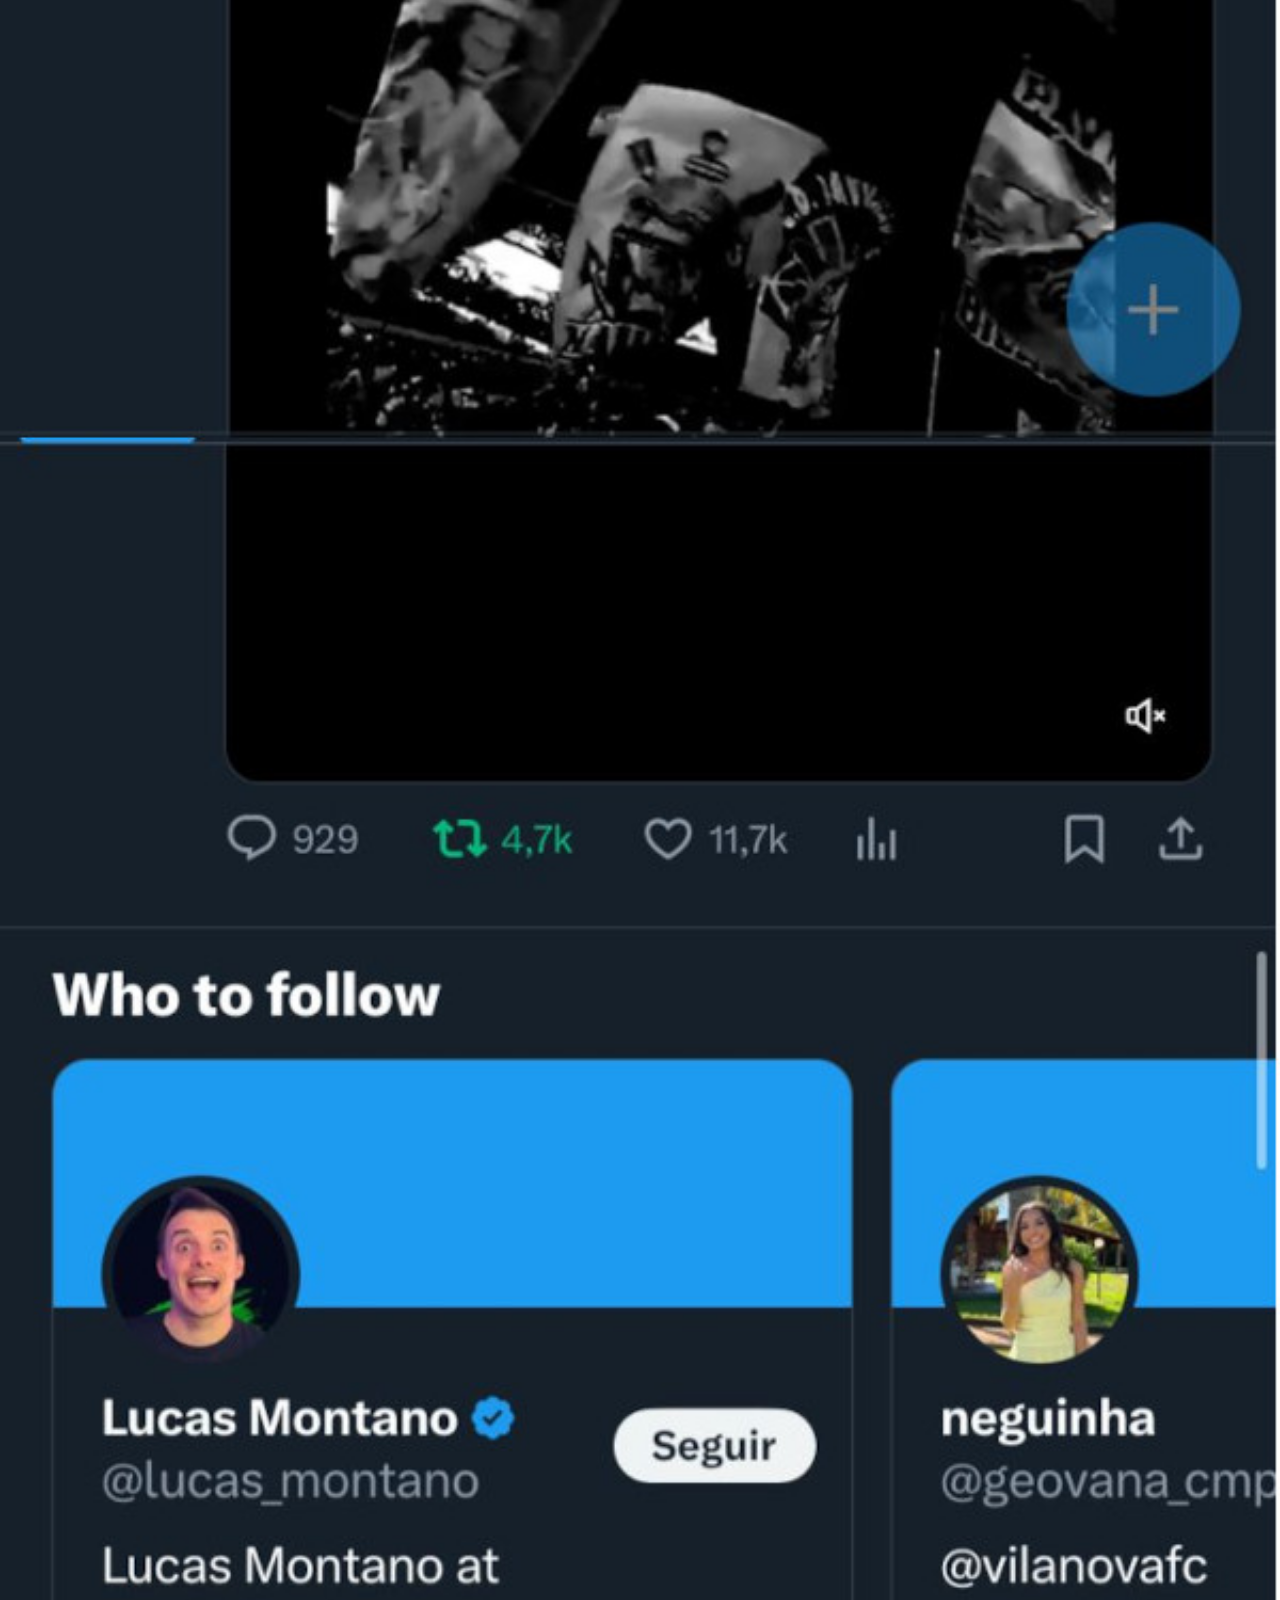
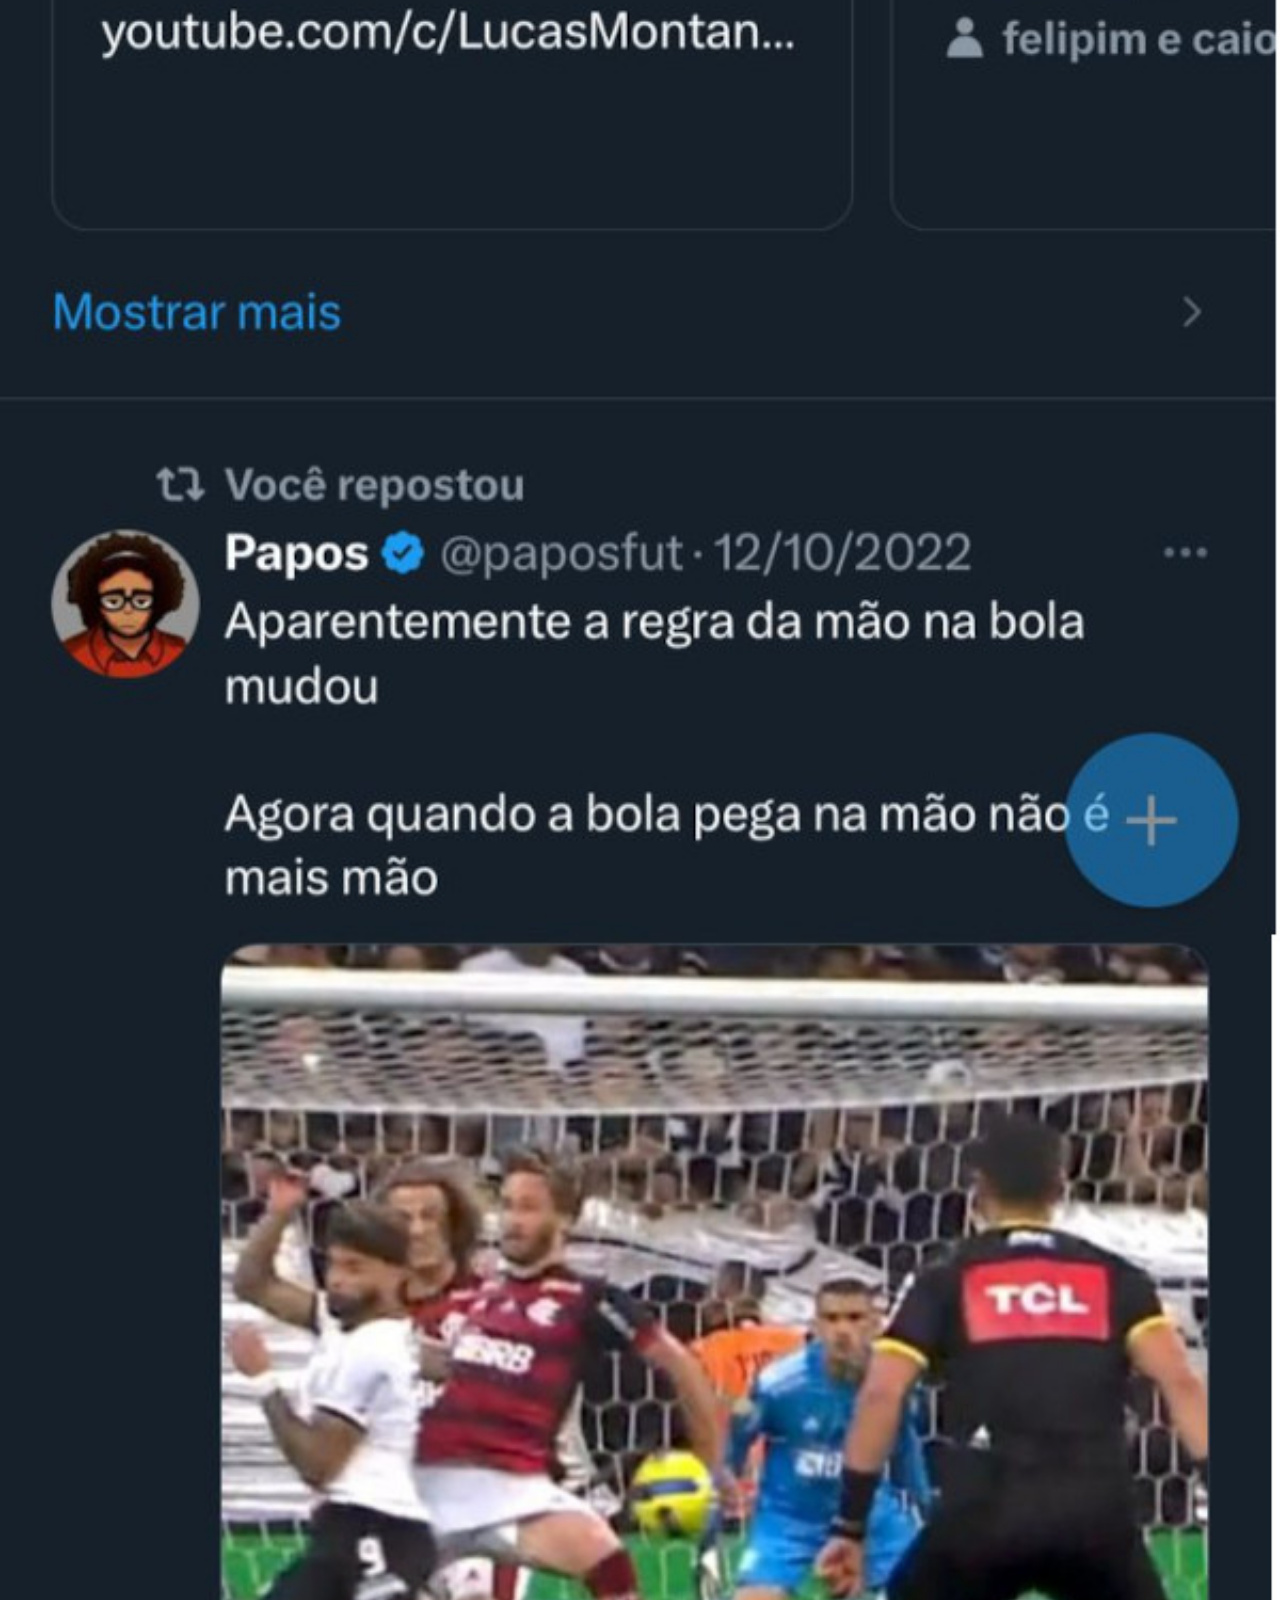
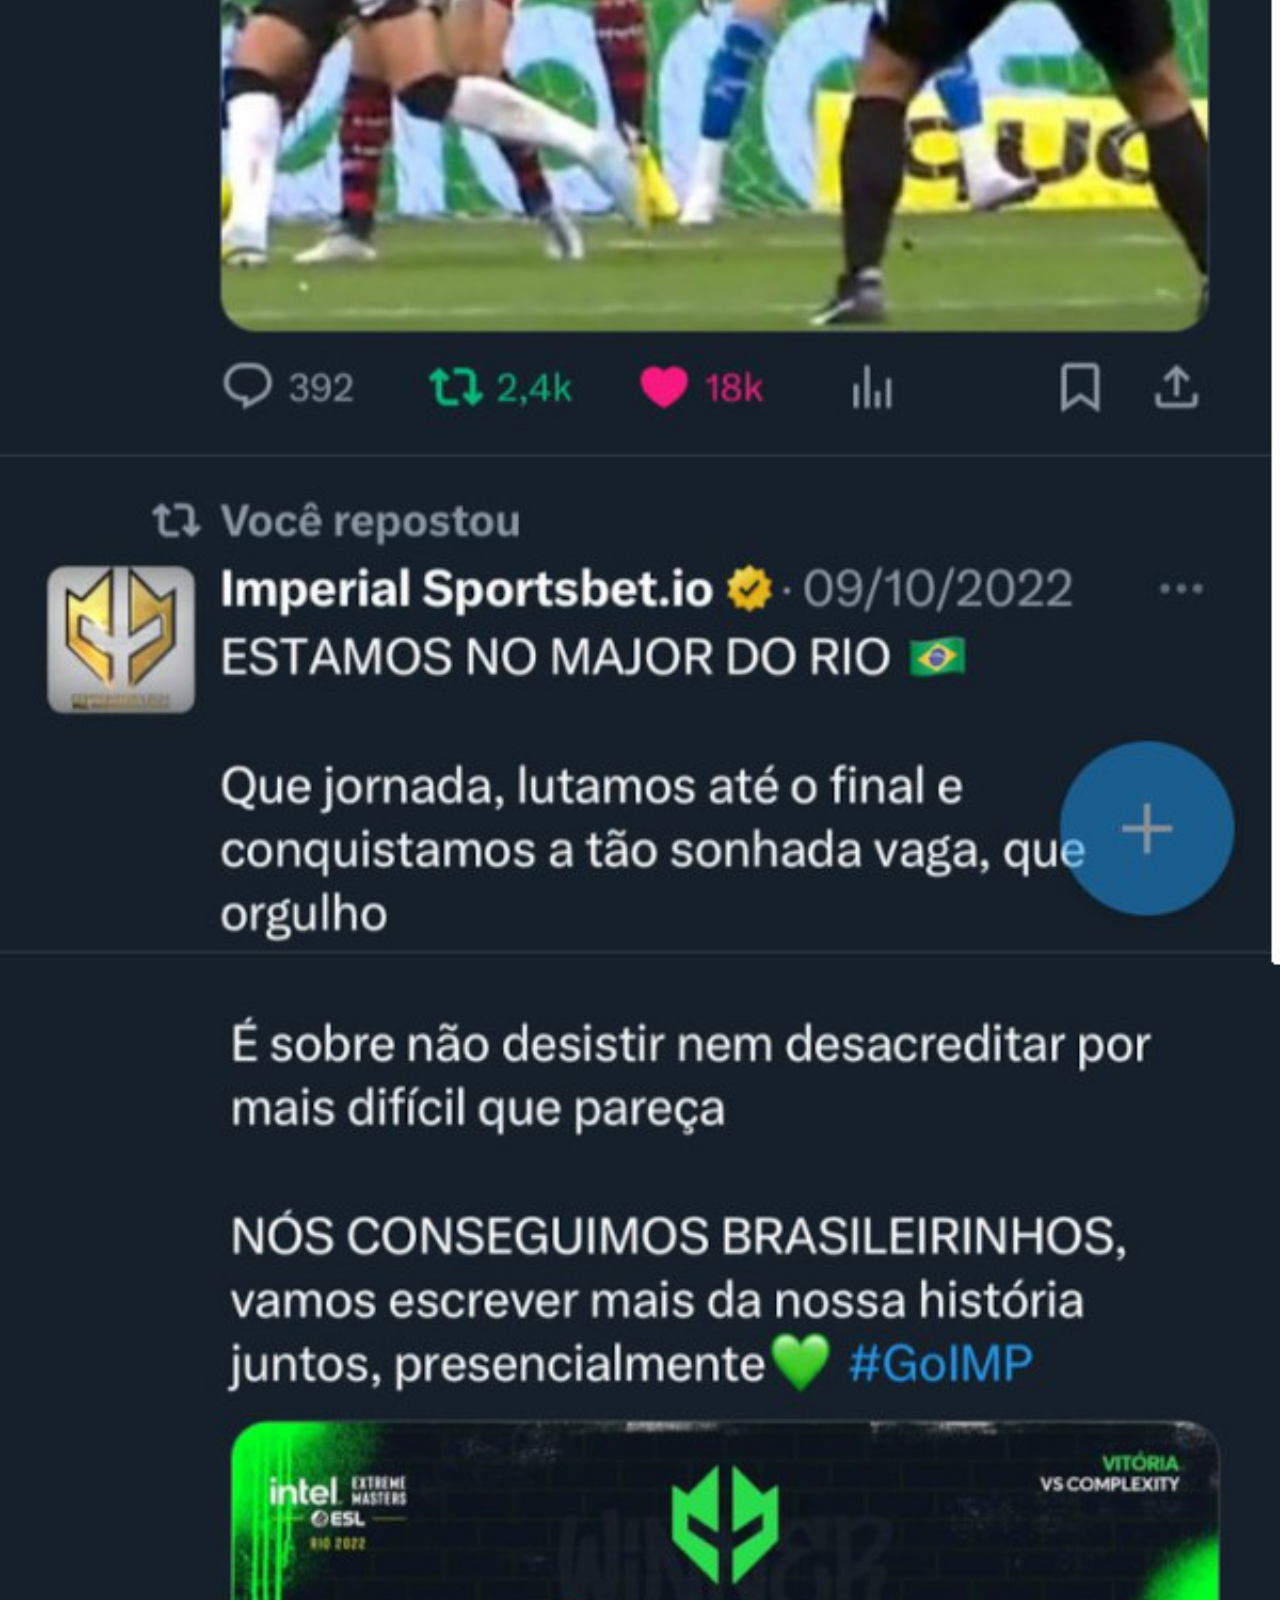
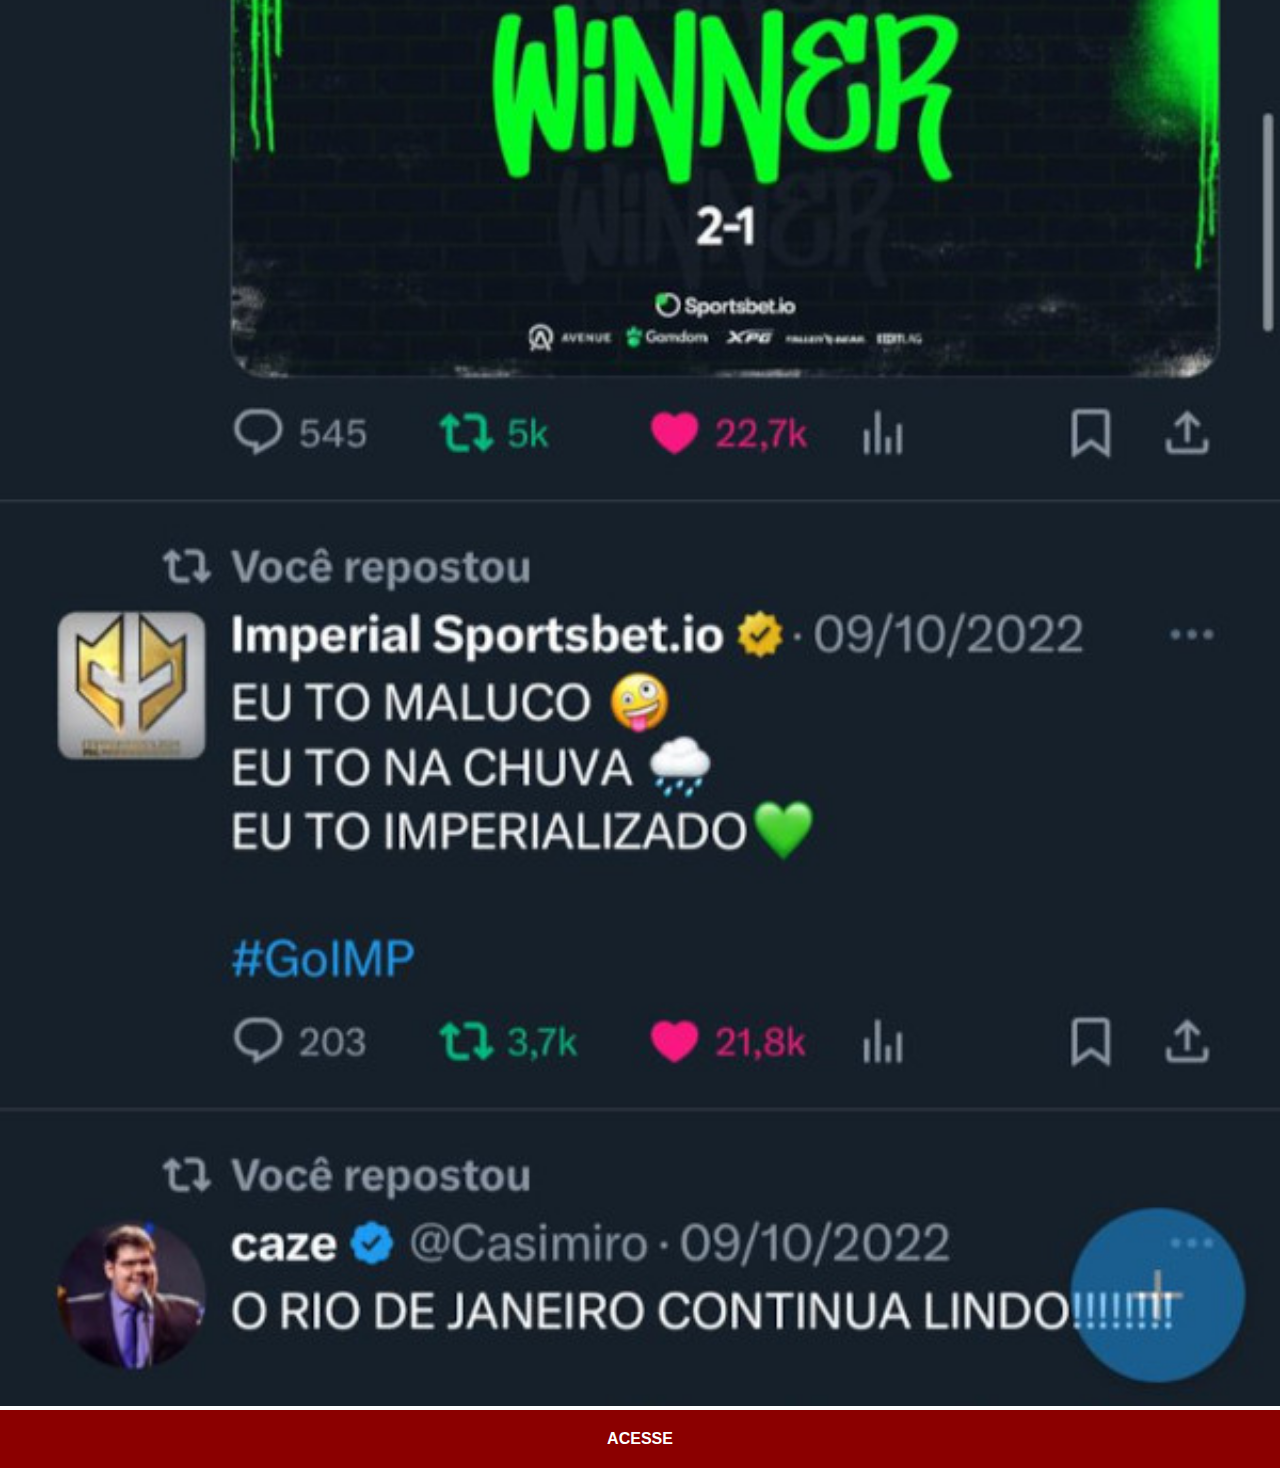
<file: twitter.html>
<!DOCTYPE html>
<html lang="pt-br">
<head>
    <meta charset="UTF-8">
    <meta name="viewport" content="width=device-width, initial-scale=1.0">
    <title>Twitter</title>
    <link rel="stylesheet" href="estilos/redes.css">
</head>
<body>
    <img src="imagens/Twitter.jpeg" alt="Twitter"><a href="https://twitter.com/JawabriAl" target="_blank">ACESSE</a>
</body>
</html>
</file>
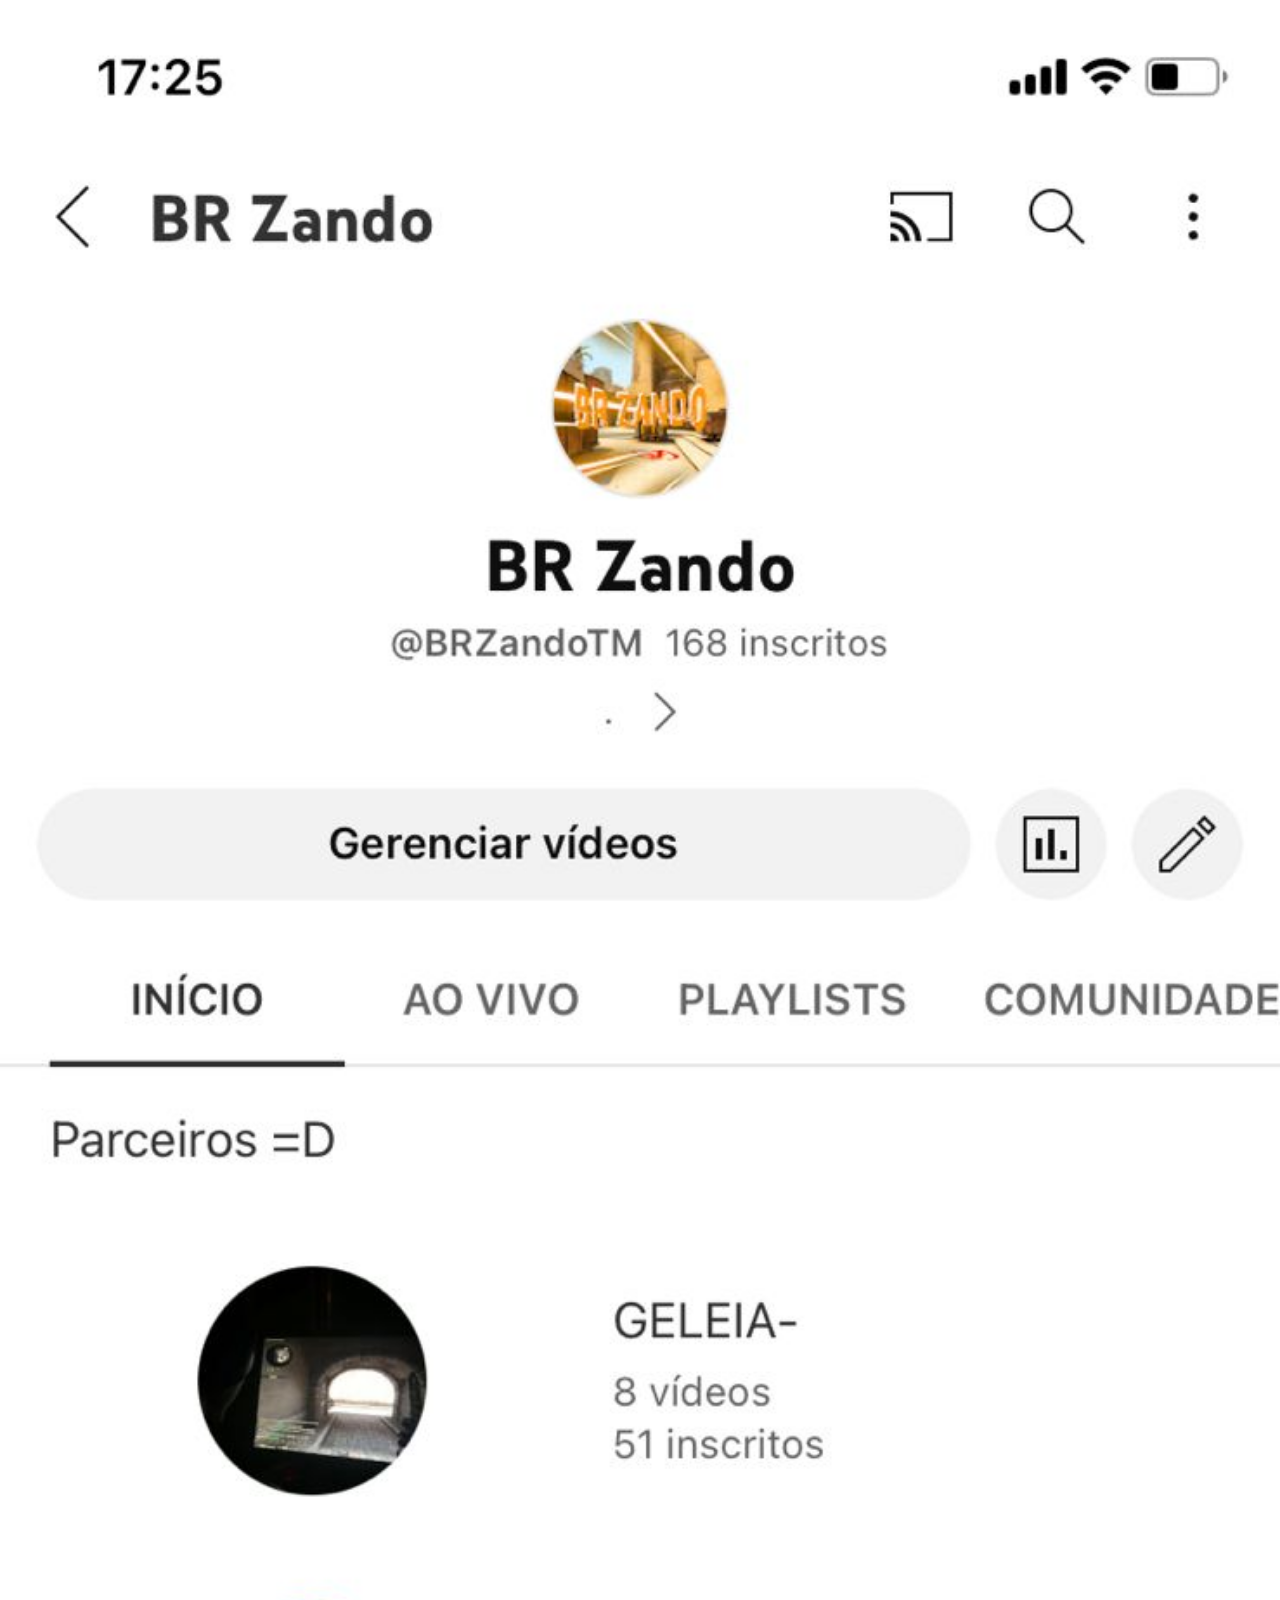
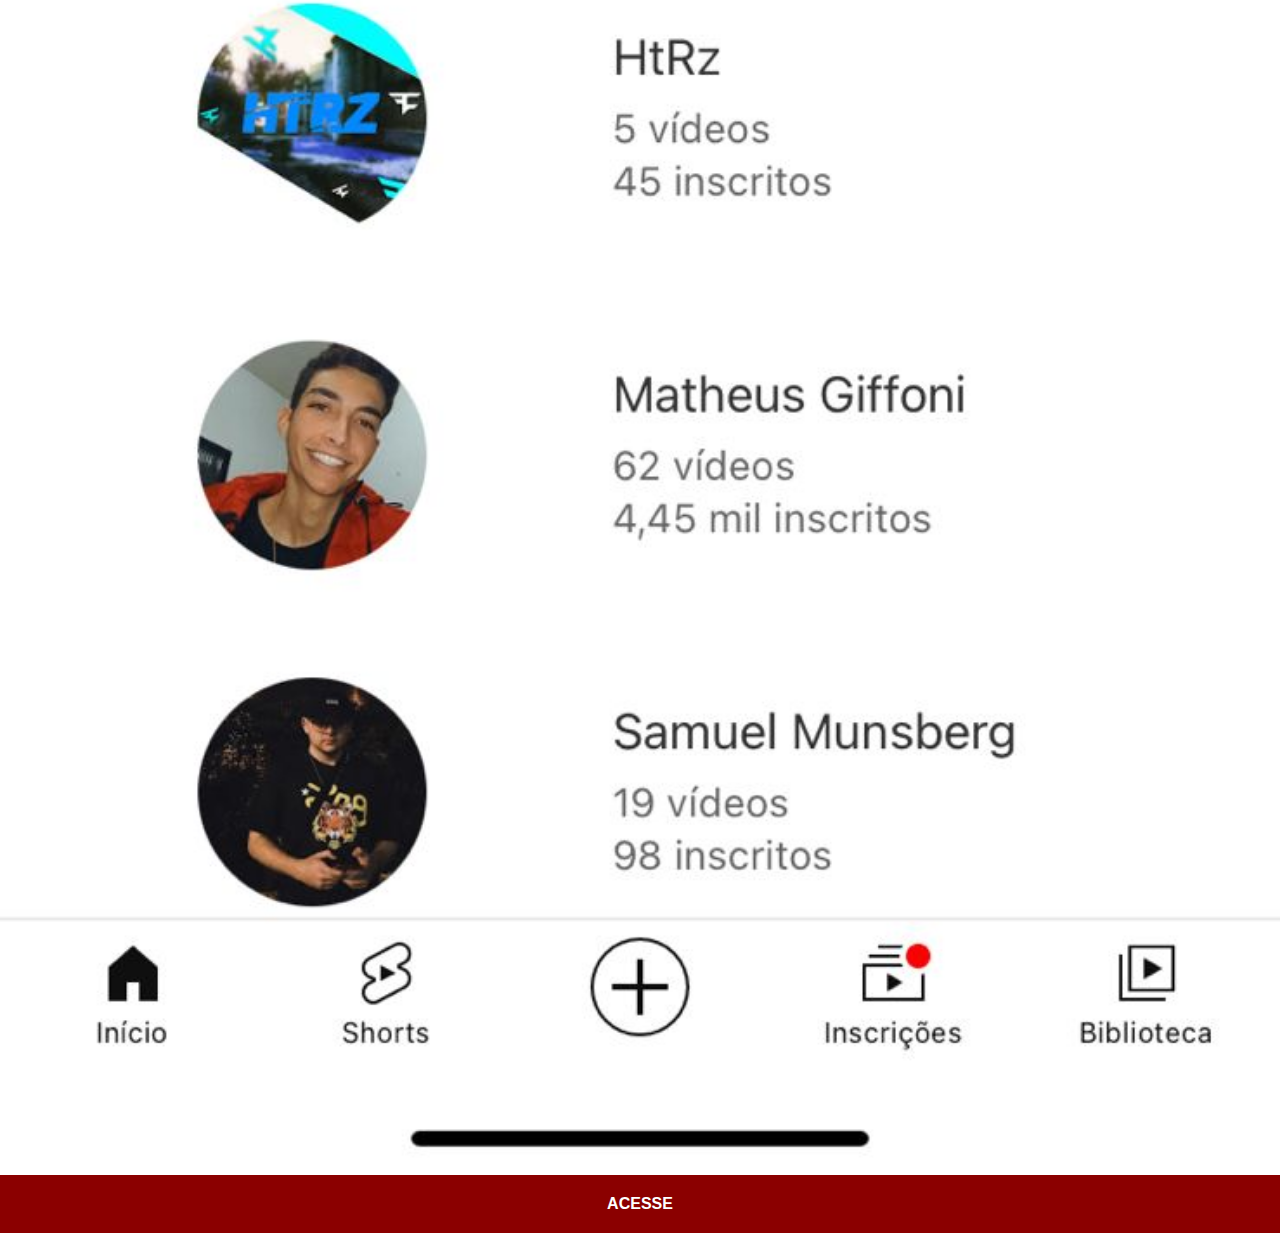
<file: youtube.html>
<!DOCTYPE html>
<html lang="pt-br">
<head>
    <meta charset="UTF-8">
    <meta name="viewport" content="width=device-width, initial-scale=1.0">
    <title>YouTube</title>
    <link rel="stylesheet" href="estilos/redes.css">
</head>
<body>
    <img src="imagens/Youtube.jpeg" alt="Youtube"><a href="https://www.youtube.com/channel/UCvta3jks-l0X8g5Hsw_4EOQ" target="_blank">ACESSE</a>
</body>
</html>
</file>
<file: estilos/style.css>
@charset "UTF-8";

*{
    margin: 0px;
    padding: 0px;
    font-family: Arial, Helvetica, sans-serif;
}

main{
    background: url('../imagens/fundo-madeira.jpg') no-repeat;
    width: 100vw;
    height: 100vh;
    background-size: cover;
    position: relative;
}

section#telefone{
    background: url(../imagens/frame-iphone.png) no-repeat;
    width: 311px;
    height: 627px;
    position: absolute;
    top: 50%;
    left: 50%;
    transform: translate(-50%, -50%);
}

iframe#tela{
    width: 267px;
    height: 471px;
    position: relative;
    top: 80px;
    left: 22px;

}

section#redes-sociais{
    text-align: right;
}

section#redes-sociais img{
    border-radius: 50%;
    width: 60px;
    text-align: right;
    box-shadow: 5px 5px 10px rgba(0, 0, 0, 0.247);
    margin: 7px;
}

section#redes-sociais img:hover{
    border: 2px solid rgba(255, 255, 255, 0.603);
    transform: translate(-3px, -3px);
    transition: transform 0.5s, border 1s;
}
</file>
<file: estilos/redes.css>
@charset "UTF-8";

*{
    margin: 0px;
    padding: 0px;
    font-family: Arial, Helvetica, sans-serif;
}

::-webkit-scrollbar{
    width: 0px;
    height: 0px;
}

img{
    width: 100vw;
}

a{
    background-color: darkred;
    text-decoration: none;
    border: 10;
    padding: 20px;
    display: block;
    color: white;
    text-align: center;
    font-weight: bolder;
}

a:hover{
    background-color: red;
}
</file>
